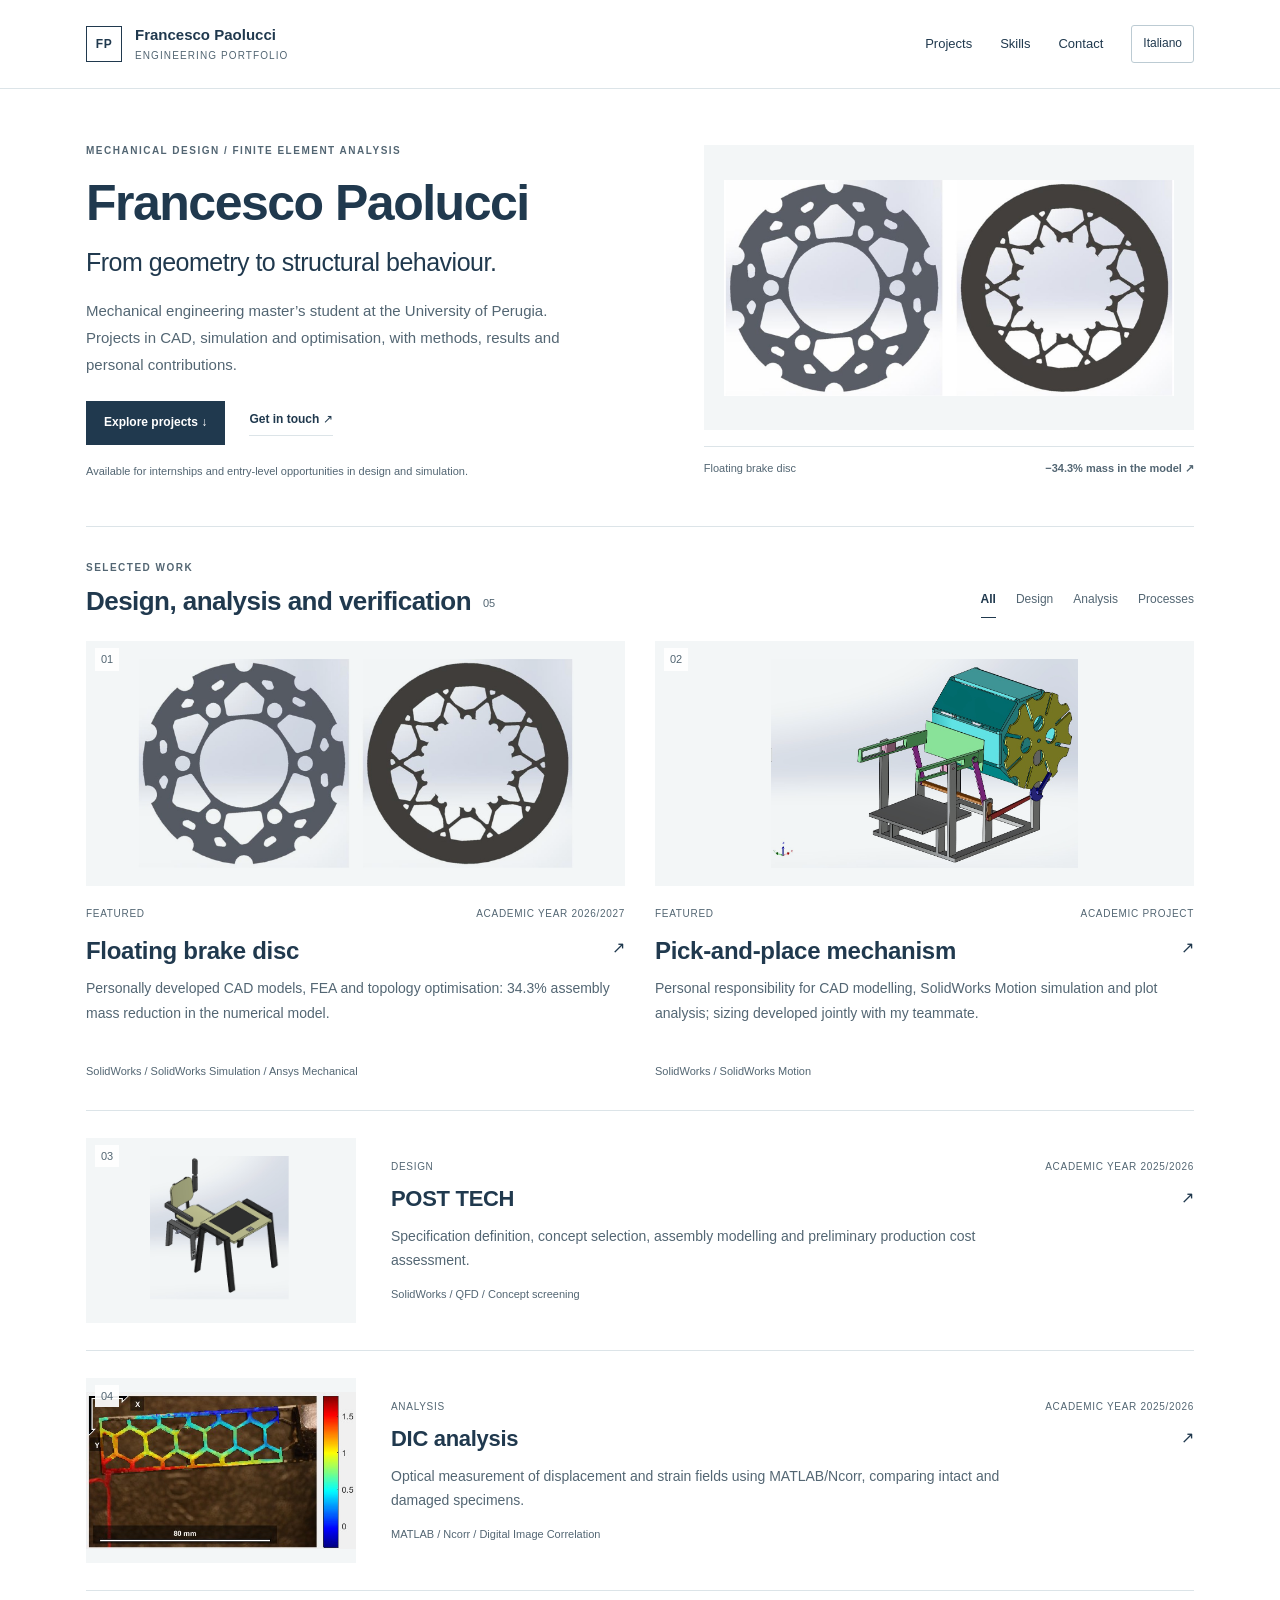
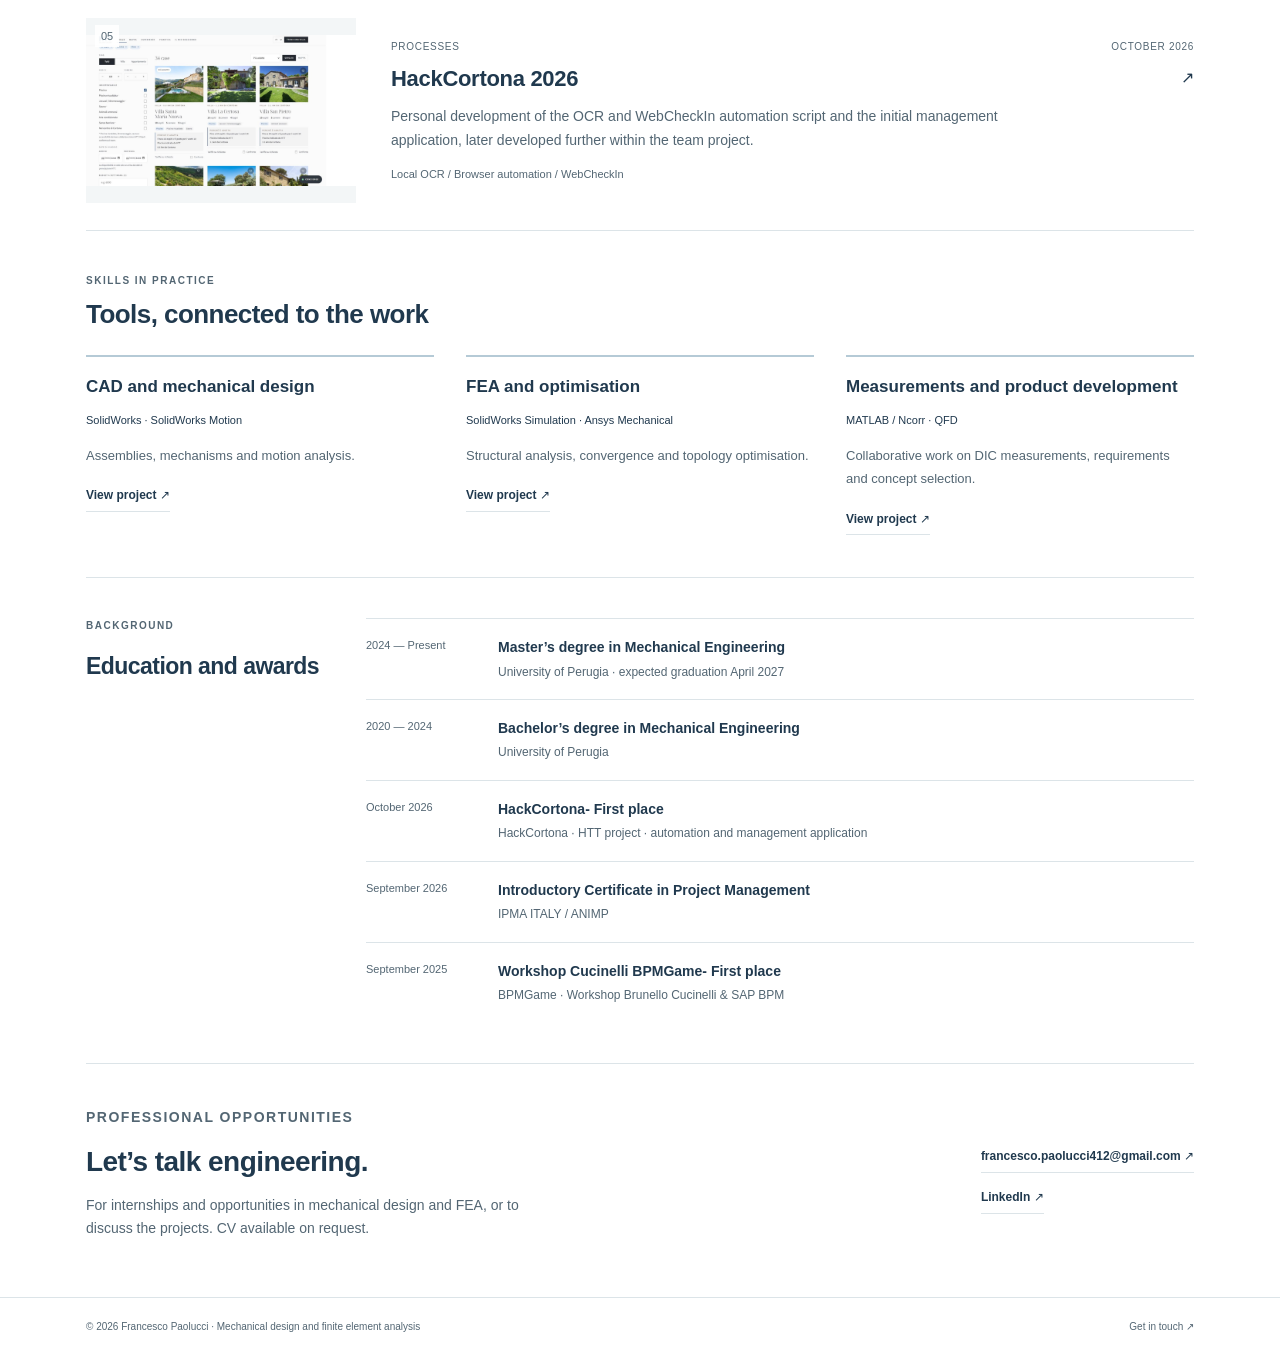
<file: index.html>
<!doctype html>
<html lang="it"><head><meta charset="utf-8"><meta name="viewport" content="width=device-width,initial-scale=1"><title>Francesco Paolucci | Progettazione meccanica e FEM</title><meta name="description" content="Portfolio di Francesco Paolucci: progettazione meccanica, modellazione CAD, analisi FEM e ottimizzazione topologica."><meta name="theme-color" content="#ffffff"><link rel="icon" href="assets/favicon.svg" type="image/svg+xml"><link rel="stylesheet" href="assets/style.css?v=20261102-final"><script src="assets/app.js?v=20261102-final" defer></script></head><body><a class="skip" href="#contenuto">Vai al contenuto</a><header class="site-header"><div class="wrap header-inner"><a class="wordmark" href="index.html"><span class="mark" aria-hidden="true">FP</span><span>Francesco Paolucci<small>Portfolio di ingegneria</small></span></a><nav class="nav" aria-label="Navigazione principale"><a href="index.html#progetti">Progetti</a><a href="index.html#competenze">Competenze</a><a href="index.html#contatti">Contatti</a><button class="language-toggle" type="button" data-language-toggle hidden>English</button></nav></div></header><main class="wrap" id="contenuto"><section class="hero"><div><p class="eyebrow">Progettazione meccanica / Analisi FEM</p><h1>Francesco Paolucci</h1><p class="hero-copy">Dalla geometria al comportamento strutturale.</p><p class="hero-profile">Studente magistrale in Ingegneria meccanica all’Università di Perugia. Progetti in CAD, simulazione e ottimizzazione, con metodi, risultati e contributi personali.</p><div class="hero-actions"><a class="primary-link" href="#progetti">Esplora i progetti ↓</a><a class="text-link" href="#contatti">Contattami ↗</a></div><p class="availability">Disponibile per tirocini e opportunità iniziali in progettazione e simulazione.</p></div><figure class="hero-visual"><img class="hero-img" src="assets/images/disco-ottimizzato.jpg" width="1190" height="570" alt="Geometrie alleggerite della campana e della fascia frenante ricostruite in CAD"><figcaption class="visual-label"><span>Disco freno flottante</span><a href="progetti/disco-freno.html">−34,3% di massa nel modello ↗</a></figcaption></figure></section><section id="progetti" aria-labelledby="projects-title"><div class="section-head"><div><p class="eyebrow">Progetti selezionati</p><h2 id="projects-title">Progettazione, analisi e verifica<span class="count" data-project-count>05</span></h2></div><div class="filters" role="group" aria-label="Filtra i progetti per ambito"><button class="filter" type="button" data-filter="Tutti" aria-pressed="true">Tutti</button><button class="filter" type="button" data-filter="Progettazione" aria-pressed="false">Progettazione</button><button class="filter" type="button" data-filter="Analisi" aria-pressed="false">Analisi</button><button class="filter" type="button" data-filter="Processi" aria-pressed="false">Processi</button></div></div><p class="sr-only" role="status" aria-live="polite" data-filter-status></p><div class="project-grid"><article class="project-card featured" data-id="disco-freno" data-category="Analisi"><a class="card-link" href="progetti/disco-freno.html"><div class="card-image"><span class="card-number">01</span><img src="assets/images/disco-ottimizzato.jpg" alt="Geometrie alleggerite della campana e della fascia frenante ricostruite in CAD" loading="lazy" width="900" height="600"></div><div class="card-copy"><div class="card-meta"><span>In evidenza</span><span>A.A. 2026/2027</span></div><div class="card-title"><h3>Disco freno flottante</h3><span aria-hidden="true">↗</span></div><p>Modelli CAD, analisi FEM e ottimizzazione realizzati personalmente: massa dell’assieme ridotta del 34,3% nel modello numerico.</p><div class="card-tags">SolidWorks / SolidWorks Simulation / Ansys Mechanical</div></div></a></article><article class="project-card featured" data-id="meccanismo" data-category="Progettazione"><a class="card-link" href="progetti/meccanismo.html"><div class="card-image"><span class="card-number">02</span><img src="assets/images/meccanismo.jpg" alt="Assieme CAD del meccanismo con quadrilatero articolato, piatto rotante e croce di Malta" loading="lazy" width="900" height="600"></div><div class="card-copy"><div class="card-meta"><span>In evidenza</span><span>Progetto universitario</span></div><div class="card-title"><h3>Meccanismo pick-and-place</h3><span aria-hidden="true">↗</span></div><p>Modellazione CAD, simulazione in SolidWorks Motion e analisi dei grafici curate personalmente; dimensionamento condiviso con il mio collega.</p><div class="card-tags">SolidWorks / SolidWorks Motion</div></div></a></article><article class="project-card " data-id="post-tech" data-category="Progettazione"><a class="card-link" href="progetti/post-tech.html"><div class="card-image"><span class="card-number">03</span><img src="assets/images/post-tech.jpg" alt="Modello CAD della postazione con sedia regolabile e banco indipendente elettrificato" loading="lazy" width="900" height="600"></div><div class="card-copy"><div class="card-meta"><span>Progettazione</span><span>A.A. 2025/2026</span></div><div class="card-title"><h3>POST TECH</h3><span aria-hidden="true">↗</span></div><p>Definizione delle specifiche, selezione del concept, modellazione dell’assieme e valutazione preliminare dei costi di produzione.</p><div class="card-tags">SolidWorks / QFD / Concept screening</div></div></a></article><article class="project-card " data-id="analisi-dic" data-category="Analisi"><a class="card-link" href="progetti/analisi-dic.html"><div class="card-image"><span class="card-number">04</span><img src="assets/images/dic-spostamenti.jpg" alt="Mappa a colori del campo di spostamento sul provino trabecolare ottenuta con Ncorr" loading="lazy" width="900" height="600"></div><div class="card-copy"><div class="card-meta"><span>Analisi</span><span>A.A. 2025/2026</span></div><div class="card-title"><h3>Analisi DIC</h3><span aria-hidden="true">↗</span></div><p>Misura ottica dei campi di spostamento e deformazione mediante MATLAB/Ncorr, con confronto tra provino integro e danneggiato.</p><div class="card-tags">MATLAB / Ncorr / Digital Image Correlation</div></div></a></article><article class="project-card " data-id="hackcortona" data-category="Processi"><a class="card-link" href="progetti/hackcortona.html"><div class="card-image"><span class="card-number">05</span><img src="assets/images/hackcortona-portale.jpg" alt="Interfaccia del catalogo ville del prototipo HTT sviluppato dal team a HackCortona" loading="lazy" width="900" height="600"></div><div class="card-copy"><div class="card-meta"><span>Processi</span><span>Ottobre 2026</span></div><div class="card-title"><h3>HackCortona 2026</h3><span aria-hidden="true">↗</span></div><p>Sviluppo personale dello script OCR e di automazione WebCheckIn e della prima versione del gestionale, poi evoluta durante il progetto di team.</p><div class="card-tags">OCR locale / Automazione browser / WebCheckIn</div></div></a></article></div></section><section class="skills-section" id="competenze"><div class="section-head"><div><p class="eyebrow">Competenze in pratica</p><h2>Strumenti, collegati al lavoro</h2></div></div><div class="skill-grid"><article><h3>CAD e progettazione</h3><p class="skill-tools">SolidWorks · SolidWorks Motion</p><p>Assiemi, meccanismi e analisi del moto.</p><a class="text-link" href="progetti/meccanismo.html">Vedi il progetto ↗</a></article><article><h3>Analisi FEM e ottimizzazione</h3><p class="skill-tools">SolidWorks Simulation · Ansys Mechanical</p><p>Analisi strutturale, convergenza e ottimizzazione topologica.</p><a class="text-link" href="progetti/disco-freno.html">Vedi il progetto ↗</a></article><article><h3>Misure e sviluppo prodotto</h3><p class="skill-tools">MATLAB / Ncorr · QFD</p><p>Collaborazione su misure DIC, requisiti e selezione dei concept.</p><a class="text-link" href="progetti/analisi-dic.html">Vedi il progetto ↗</a></article></div></section><section class="journey" id="percorso"><div><p class="eyebrow">Il percorso</p><h2>Formazione e riconoscimenti</h2></div><dl class="timeline"><div><dt>2024 — in corso</dt><dd><strong>Laurea magistrale in Ingegneria meccanica</strong><span>Università di Perugia · conseguimento previsto aprile 2027</span></dd></div><div><dt>2020 — 2024</dt><dd><strong>Laurea triennale in Ingegneria meccanica</strong><span>Università di Perugia</span></dd></div><div><dt>Ottobre 2026</dt><dd><strong>HackCortona- Primo classificato</strong><span>HackCortona · progetto HTT · automazione e gestionale</span></dd></div><div><dt>Settembre 2026</dt><dd><strong>Introductory Certificate in Project Management</strong><span>IPMA ITALY / ANIMP</span></dd></div><div><dt>Settembre 2025</dt><dd><strong>Workshop Cucinelli BPMGame- Primo classificato</strong><span>BPMGame · Workshop Brunello Cucinelli &amp; SAP BPM</span></dd></div></dl></section><section class="contact" id="contatti"><div><p class="eyebrow">Opportunità professionali</p><h2>Parliamo di progettazione.</h2><p>Per tirocini e opportunità in progettazione meccanica e analisi FEM, o per approfondire i progetti. CV disponibile su richiesta.</p></div><div class="contact-links"><a class="text-link" href="mailto:francesco.paolucci412@gmail.com">francesco.paolucci412@gmail.com ↗</a><a class="text-link" href="https://www.linkedin.com/in/francesco-paolucci-45103b185/" target="_blank" rel="noopener noreferrer">LinkedIn ↗</a></div></section></main><footer class="site-footer"><div class="wrap footer-inner"><p>© 2026 Francesco Paolucci · Progettazione meccanica e analisi FEM</p><a href="mailto:francesco.paolucci412@gmail.com">Scrivimi ↗</a></div></footer></body></html>
</file>
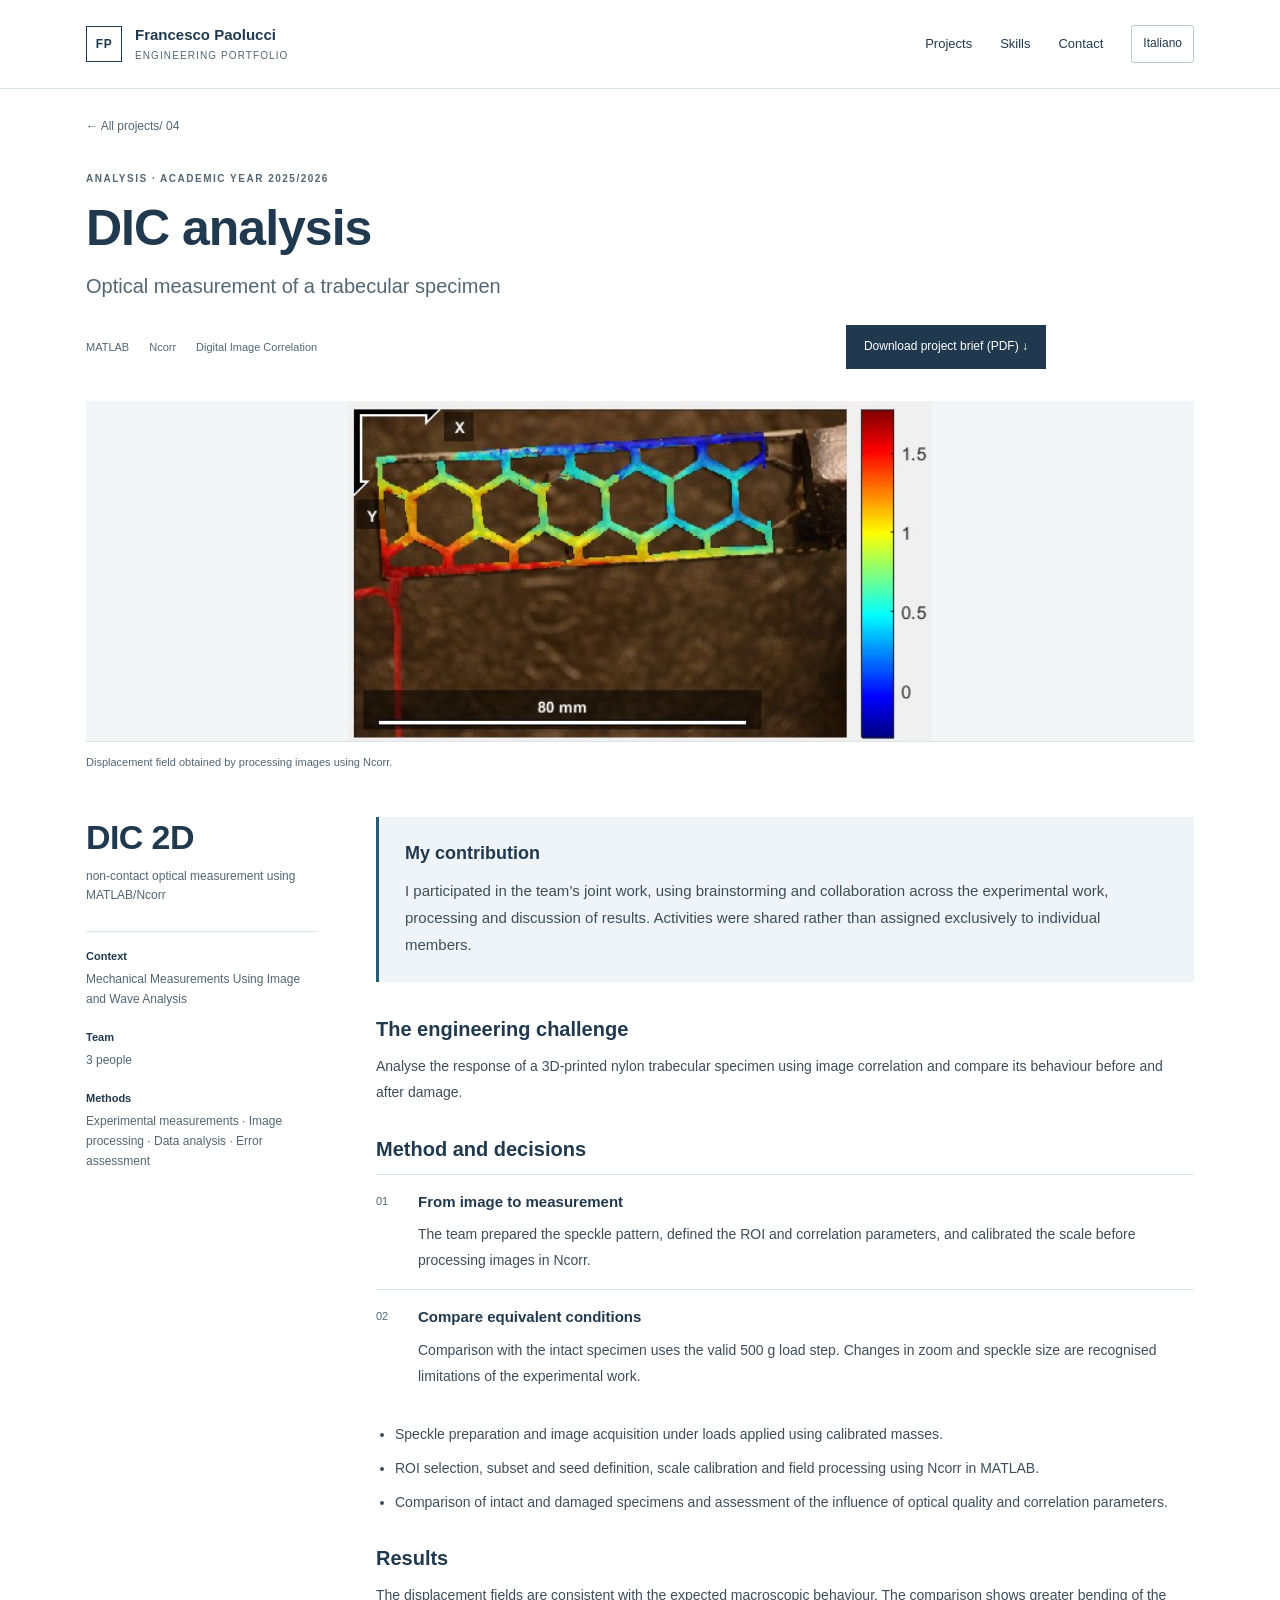
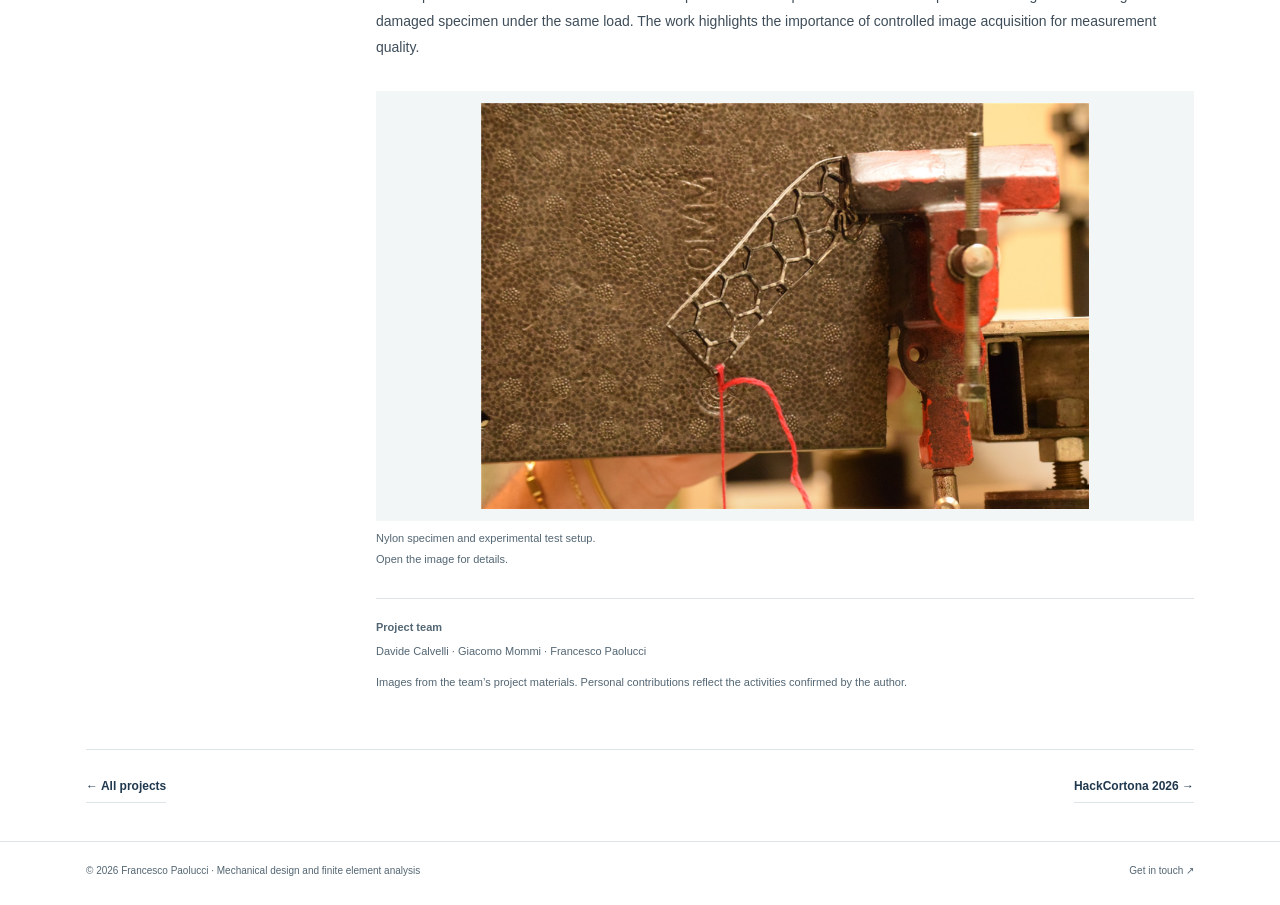
<file: progetti/analisi-dic.html>
<!doctype html>
<html lang="it"><head><meta charset="utf-8"><meta name="viewport" content="width=device-width,initial-scale=1"><title>Analisi DIC | Francesco Paolucci</title><meta name="description" content="Misura ottica dei campi di spostamento e deformazione mediante MATLAB/Ncorr, con confronto tra provino integro e danneggiato."><meta name="theme-color" content="#ffffff"><link rel="icon" href="../assets/favicon.svg" type="image/svg+xml"><link rel="stylesheet" href="../assets/style.css?v=20261102-final"><script src="../assets/app.js?v=20261102-final" defer></script></head><body><a class="skip" href="#contenuto">Vai al contenuto</a><header class="site-header"><div class="wrap header-inner"><a class="wordmark" href="../index.html"><span class="mark" aria-hidden="true">FP</span><span>Francesco Paolucci<small>Portfolio di ingegneria</small></span></a><nav class="nav" aria-label="Navigazione principale"><a href="../index.html#progetti">Progetti</a><a href="../index.html#competenze">Competenze</a><a href="../index.html#contatti">Contatti</a><button class="language-toggle" type="button" data-language-toggle hidden>English</button></nav></div></header><main class="wrap" id="contenuto"><div class="breadcrumb"><a href="../index.html#progetti">← Tutti i progetti</a><span>/ 04</span></div><section class="project-top"><p class="eyebrow">Analisi · A.A. 2025/2026</p><h1>Analisi DIC</h1><p class="project-subtitle">Rilievo ottico di un provino trabecolare</p><div class="project-intro"><div class="tags"><span>MATLAB</span><span>Ncorr</span><span>Digital Image Correlation</span></div><a class="download" href="../schede/analisi-dic.pdf" data-brief="analisi-dic" download>Scarica la scheda PDF ↓</a></div></section><figure class="project-figure photo"><img src="../assets/images/dic-spostamenti.jpg" alt="Mappa a colori del campo di spostamento sul provino trabecolare ottenuta con Ncorr" width="1100" height="500"><figcaption>Campo di spostamento ottenuto dall&#39;elaborazione delle immagini con Ncorr.</figcaption></figure><div class="project-body"><aside class="project-aside"><p class="metric">DIC 2D</p><p class="metric-description">misura ottica senza contatto con MATLAB/Ncorr</p><dl><dt>Contesto</dt><dd>Misure meccaniche con analisi di immagini e onde</dd><dt>Gruppo</dt><dd>3 persone</dd><dt>Metodi</dt><dd>Misure sperimentali · Elaborazione immagini · Analisi dei dati · Valutazione degli errori</dd></dl></aside><article><section class="article-section contribution"><h2>Il mio contributo</h2><p>Ho partecipato al lavoro congiunto del gruppo, attraverso brainstorming e collaborazione nelle attività sperimentali, nell’elaborazione e nella discussione dei risultati. Le attività non sono state attribuite in esclusiva ai singoli componenti.</p></section><section class="article-section "><h2>La sfida progettuale</h2><p>Analizzare la risposta di un campione trabecolare in nylon stampato in 3D attraverso la correlazione di immagini e confrontarne il comportamento prima e dopo il danneggiamento.</p></section><section class="article-section "><h2>Metodo e decisioni</h2><div class="decision"><span class="decision-number">01</span><div><h3>Dall’immagine alla misura</h3><p>Il gruppo ha preparato lo speckle, definito ROI e parametri di correlazione e calibrato la scala prima di elaborare le immagini in Ncorr.</p></div></div><div class="decision"><span class="decision-number">02</span><div><h3>Confrontare condizioni equivalenti</h3><p>Il confronto con il provino integro utilizza lo step valido da 500 g. Il cambio di zoom e le dimensioni dello speckle sono limiti riconosciuti della campagna sperimentale.</p></div></div><ul class="activities"><li>Preparazione dello speckle e acquisizione fotografica con carichi applicati tramite masse calibrate.</li><li>Selezione della ROI, definizione di subset e seed, calibrazione della scala ed elaborazione dei campi con Ncorr in MATLAB.</li><li>Confronto fra provino integro e danneggiato e valutazione dell&#39;influenza di qualità ottica e parametri di correlazione.</li></ul></section><section class="article-section "><h2>Risultati</h2><p>I campi di spostamento risultano coerenti con la previsione macroscopica. Il confronto evidenzia una maggiore flessione del provino danneggiato a parità di carico. Il lavoro mette in evidenza quanto il controllo dell&#39;acquisizione sia importante per la qualità della misura.</p></section><figure class="secondary-figure"><a href="../assets/images/dic-setup.jpg" target="_blank" rel="noopener noreferrer"><img src="../assets/images/dic-setup.jpg" alt="Provino in nylon e configurazione della prova sperimentale." loading="lazy" width="1100" height="700"></a><figcaption>Provino in nylon e configurazione della prova sperimentale. <span class="figure-hint">Apri l’immagine per i dettagli.</span></figcaption></figure><div class="credits"><strong>Gruppo di lavoro</strong>Davide Calvelli · Giacomo Mommi · Francesco Paolucci<p>Immagini tratte dagli elaborati del team. I contributi personali sono riportati sulla base delle attività confermate dall’autore.</p></div></article></div><div class="project-bottom"><a class="text-link" href="../index.html#progetti">← Tutti i progetti</a><a class="text-link" href="hackcortona.html">HackCortona 2026 →</a></div></main><footer class="site-footer"><div class="wrap footer-inner"><p>© 2026 Francesco Paolucci · Progettazione meccanica e analisi FEM</p><a href="mailto:francesco.paolucci412@gmail.com">Scrivimi ↗</a></div></footer></body></html>
</file>
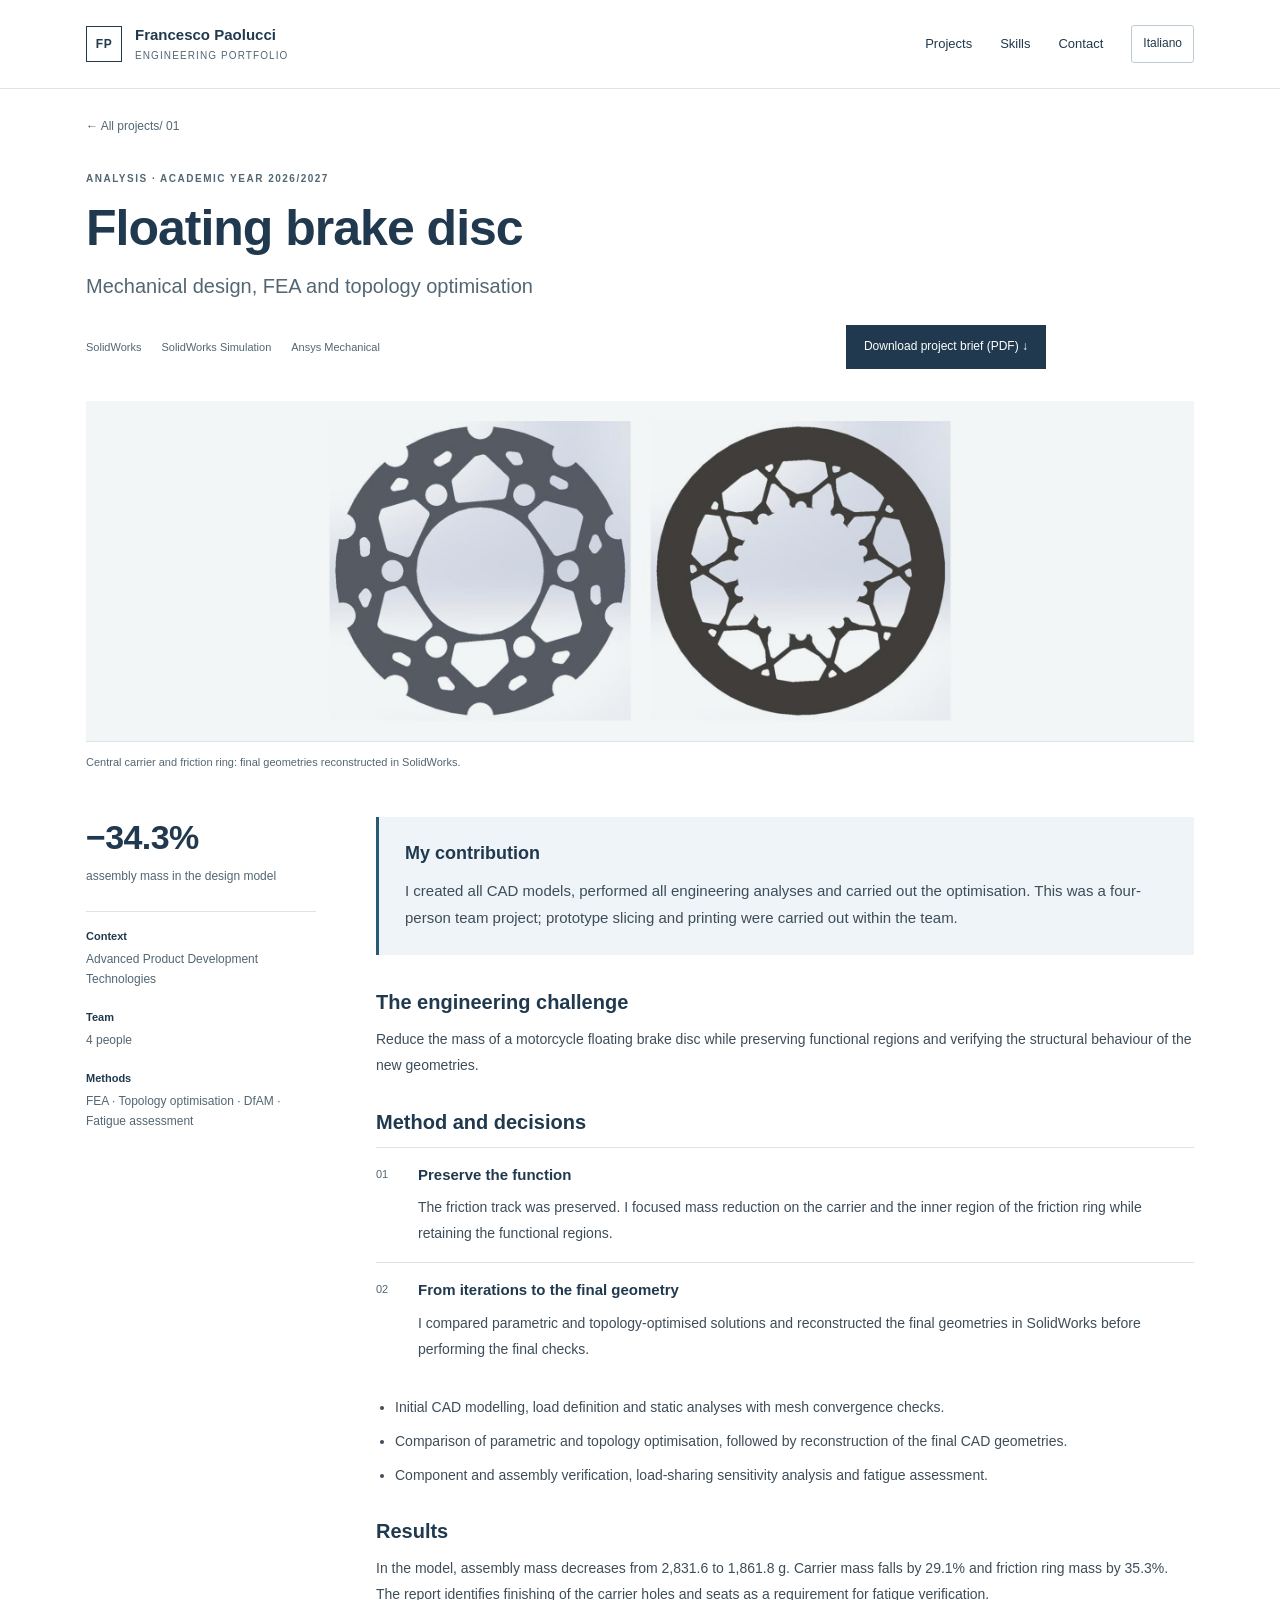
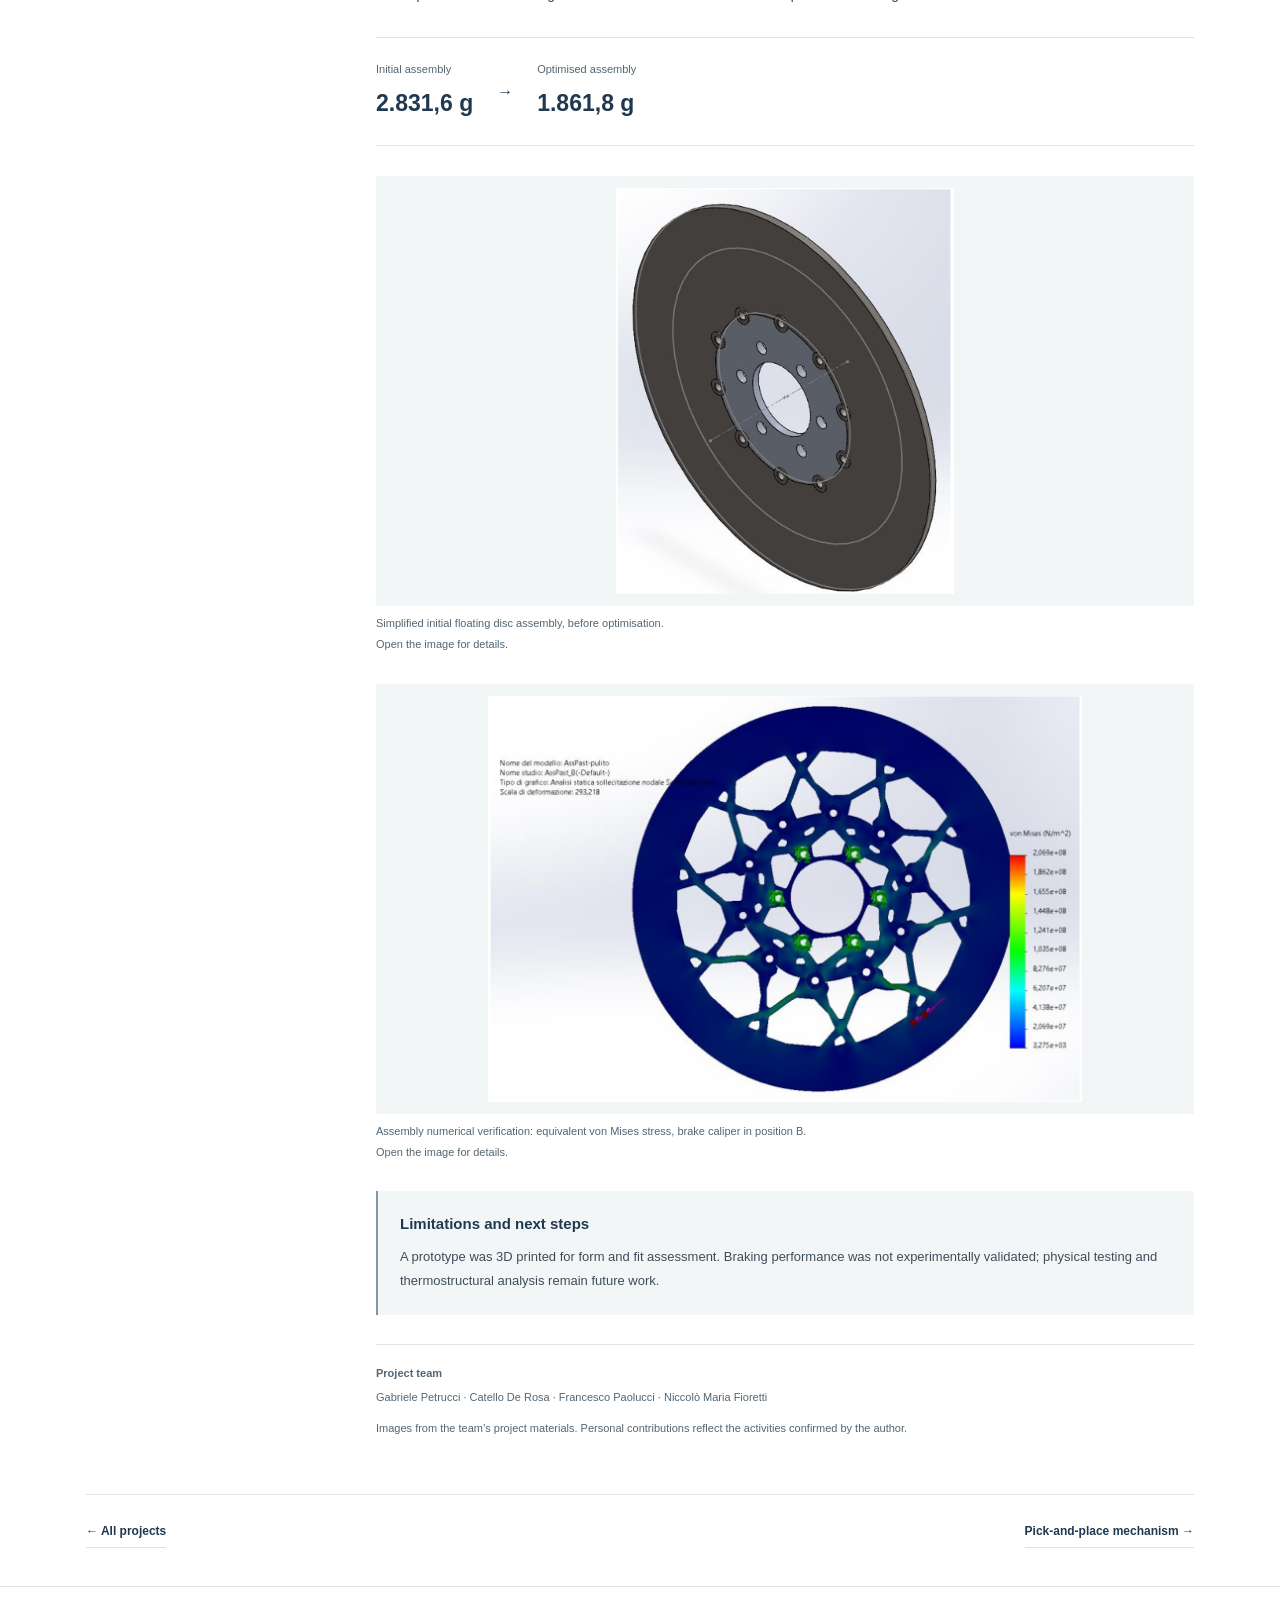
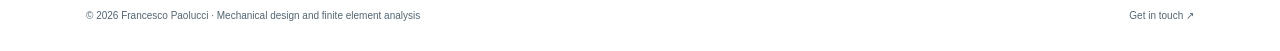
<file: progetti/disco-freno.html>
<!doctype html>
<html lang="it"><head><meta charset="utf-8"><meta name="viewport" content="width=device-width,initial-scale=1"><title>Disco freno flottante | Francesco Paolucci</title><meta name="description" content="Modelli CAD, analisi FEM e ottimizzazione realizzati personalmente: massa dell’assieme ridotta del 34,3% nel modello numerico."><meta name="theme-color" content="#ffffff"><link rel="icon" href="../assets/favicon.svg" type="image/svg+xml"><link rel="stylesheet" href="../assets/style.css?v=20261102-final"><script src="../assets/app.js?v=20261102-final" defer></script></head><body><a class="skip" href="#contenuto">Vai al contenuto</a><header class="site-header"><div class="wrap header-inner"><a class="wordmark" href="../index.html"><span class="mark" aria-hidden="true">FP</span><span>Francesco Paolucci<small>Portfolio di ingegneria</small></span></a><nav class="nav" aria-label="Navigazione principale"><a href="../index.html#progetti">Progetti</a><a href="../index.html#competenze">Competenze</a><a href="../index.html#contatti">Contatti</a><button class="language-toggle" type="button" data-language-toggle hidden>English</button></nav></div></header><main class="wrap" id="contenuto"><div class="breadcrumb"><a href="../index.html#progetti">← Tutti i progetti</a><span>/ 01</span></div><section class="project-top"><p class="eyebrow">Analisi · A.A. 2026/2027</p><h1>Disco freno flottante</h1><p class="project-subtitle">Progettazione, analisi FEM e ottimizzazione topologica</p><div class="project-intro"><div class="tags"><span>SolidWorks</span><span>SolidWorks Simulation</span><span>Ansys Mechanical</span></div><a class="download" href="../schede/disco-freno.pdf" data-brief="disco-freno" download>Scarica la scheda PDF ↓</a></div></section><figure class="project-figure "><img src="../assets/images/disco-ottimizzato.jpg" alt="Geometrie alleggerite della campana e della fascia frenante ricostruite in CAD" width="1100" height="500"><figcaption>Campana centrale e fascia frenante: geometrie definitive ricostruite in SolidWorks.</figcaption></figure><div class="project-body"><aside class="project-aside"><p class="metric">−34,3%</p><p class="metric-description">massa dell&#39;assieme nel modello di progetto</p><dl><dt>Contesto</dt><dd>Tecnologie Avanzate Sviluppo Prodotto</dd><dt>Gruppo</dt><dd>4 persone</dd><dt>Metodi</dt><dd>Analisi FEM · Ottimizzazione topologica · DfAM · Verifica a fatica</dd></dl></aside><article><section class="article-section contribution"><h2>Il mio contributo</h2><p>Ho realizzato tutti i modelli CAD, svolto tutte le analisi e curato l’ottimizzazione. Il progetto è stato sviluppato in un gruppo di quattro persone; slicing e stampa del prototipo sono stati svolti nell’ambito del team.</p></section><section class="article-section "><h2>La sfida progettuale</h2><p>Ridurre la massa di un disco freno flottante da motocicletta conservando le regioni funzionali e verificando il comportamento strutturale delle nuove geometrie.</p></section><section class="article-section "><h2>Metodo e decisioni</h2><div class="decision"><span class="decision-number">01</span><div><h3>Preservare la funzione</h3><p>La pista d’attrito è rimasta integra. Ho concentrato l’alleggerimento sulla campana e sulla corona interna della fascia, rispettando le regioni funzionali.</p></div></div><div class="decision"><span class="decision-number">02</span><div><h3>Dalle iterazioni alla geometria finale</h3><p>Ho confrontato le soluzioni parametriche con quelle topologiche e ricostruito le geometrie definitive in SolidWorks, prima delle verifiche finali.</p></div></div><ul class="activities"><li>Modellazione iniziale, definizione dei carichi e analisi statiche con controllo della convergenza della mesh.</li><li>Confronto fra ottimizzazione parametrica e topologica, seguito dalla ricostruzione delle geometrie in CAD.</li><li>Verifica dei componenti e dell’assieme, sensibilità alla ripartizione del carico e valutazione a fatica.</li></ul></section><section class="article-section "><h2>Risultati</h2><p>Nel modello, la massa dell&#39;assieme passa da 2.831,6 a 1.861,8 g. La campana si alleggerisce del 29,1% e la fascia del 35,3%. La relazione individua nella finitura dei fori e delle sedi della campana un requisito per la verifica a fatica.</p></section><div class="result-comparison"><div><span>Assieme iniziale</span><strong>2.831,6 g</strong></div><span aria-hidden="true">→</span><div><span>Assieme ottimizzato</span><strong>1.861,8 g</strong></div></div><figure class="secondary-figure"><a href="../assets/images/disco-assieme.jpg" target="_blank" rel="noopener noreferrer"><img src="../assets/images/disco-assieme.jpg" alt="Assieme iniziale semplificato del disco flottante, prima dell&#39;ottimizzazione." loading="lazy" width="1100" height="700"></a><figcaption>Assieme iniziale semplificato del disco flottante, prima dell&#39;ottimizzazione. <span class="figure-hint">Apri l’immagine per i dettagli.</span></figcaption></figure><figure class="secondary-figure"><a href="../assets/images/disco-fem.jpg" target="_blank" rel="noopener noreferrer"><img src="../assets/images/disco-fem.jpg" alt="Verifica numerica dell’assieme: tensione equivalente di von Mises, posizione B della pinza." loading="lazy" width="1100" height="700"></a><figcaption>Verifica numerica dell’assieme: tensione equivalente di von Mises, posizione B della pinza. <span class="figure-hint">Apri l’immagine per i dettagli.</span></figcaption></figure><section class="article-section scope-note"><h2>Limiti e sviluppi</h2><p>Il prototipo è stato stampato in 3D per valutazioni di forma e montaggio. Non sono state validate sperimentalmente le prestazioni frenanti; restano da sviluppare prove fisiche e analisi termo-strutturali.</p></section><div class="credits"><strong>Gruppo di lavoro</strong>Gabriele Petrucci · Catello De Rosa · Francesco Paolucci · Niccolò Maria Fioretti<p>Immagini tratte dagli elaborati del team. I contributi personali sono riportati sulla base delle attività confermate dall’autore.</p></div></article></div><div class="project-bottom"><a class="text-link" href="../index.html#progetti">← Tutti i progetti</a><a class="text-link" href="meccanismo.html">Meccanismo pick-and-place →</a></div></main><footer class="site-footer"><div class="wrap footer-inner"><p>© 2026 Francesco Paolucci · Progettazione meccanica e analisi FEM</p><a href="mailto:francesco.paolucci412@gmail.com">Scrivimi ↗</a></div></footer></body></html>
</file>
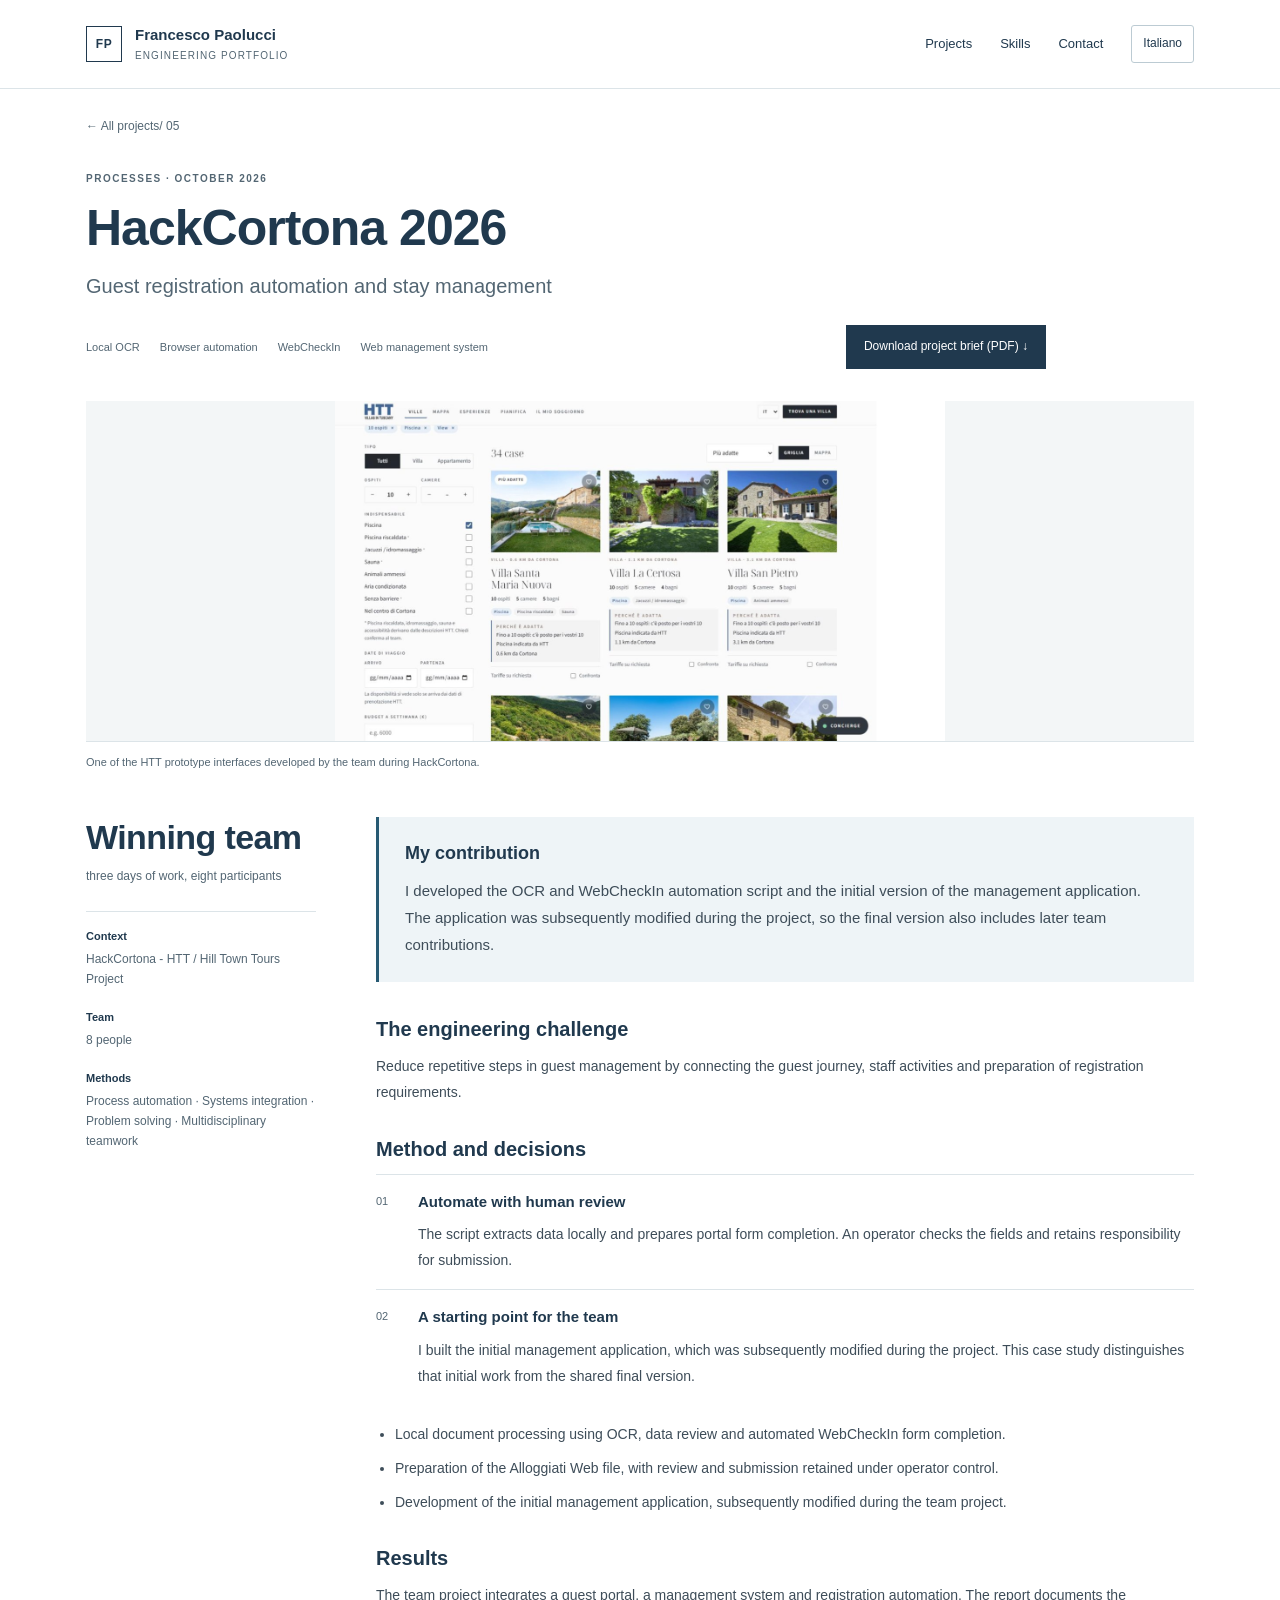
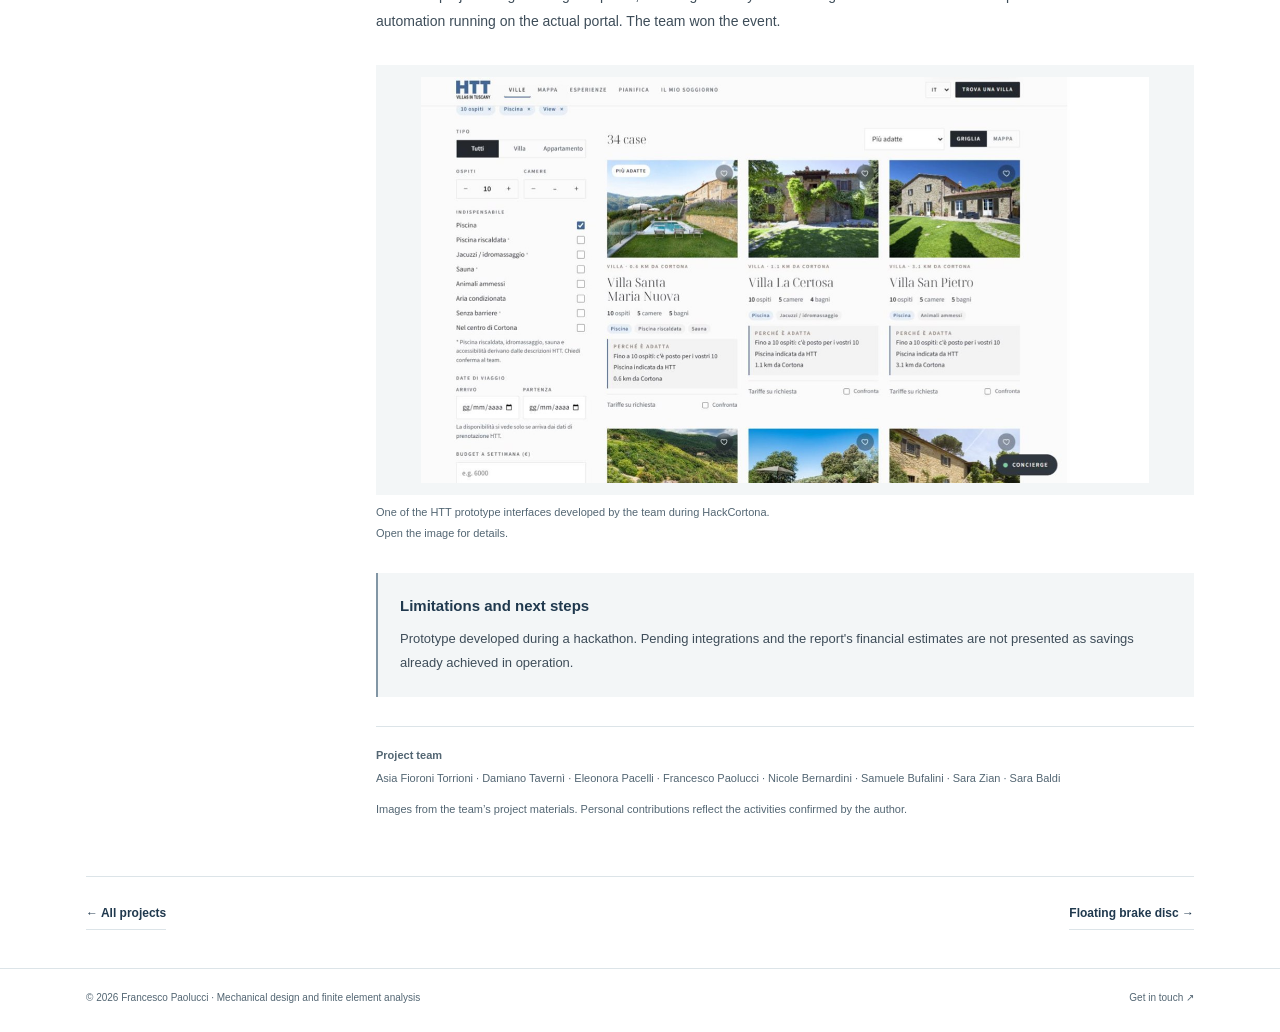
<file: progetti/hackcortona.html>
<!doctype html>
<html lang="it"><head><meta charset="utf-8"><meta name="viewport" content="width=device-width,initial-scale=1"><title>HackCortona 2026 | Francesco Paolucci</title><meta name="description" content="Sviluppo personale dello script OCR e di automazione WebCheckIn e della prima versione del gestionale, poi evoluta durante il progetto di team."><meta name="theme-color" content="#ffffff"><link rel="icon" href="../assets/favicon.svg" type="image/svg+xml"><link rel="stylesheet" href="../assets/style.css?v=20261102-final"><script src="../assets/app.js?v=20261102-final" defer></script></head><body><a class="skip" href="#contenuto">Vai al contenuto</a><header class="site-header"><div class="wrap header-inner"><a class="wordmark" href="../index.html"><span class="mark" aria-hidden="true">FP</span><span>Francesco Paolucci<small>Portfolio di ingegneria</small></span></a><nav class="nav" aria-label="Navigazione principale"><a href="../index.html#progetti">Progetti</a><a href="../index.html#competenze">Competenze</a><a href="../index.html#contatti">Contatti</a><button class="language-toggle" type="button" data-language-toggle hidden>English</button></nav></div></header><main class="wrap" id="contenuto"><div class="breadcrumb"><a href="../index.html#progetti">← Tutti i progetti</a><span>/ 05</span></div><section class="project-top"><p class="eyebrow">Processi · Ottobre 2026</p><h1>HackCortona 2026</h1><p class="project-subtitle">Automazione degli adempimenti e gestione del soggiorno</p><div class="project-intro"><div class="tags"><span>OCR locale</span><span>Automazione browser</span><span>WebCheckIn</span><span>Gestionale web</span></div><a class="download" href="../schede/hackcortona.pdf" data-brief="hackcortona" download>Scarica la scheda PDF ↓</a></div></section><figure class="project-figure photo"><img src="../assets/images/hackcortona-portale.jpg" alt="Interfaccia del catalogo ville del prototipo HTT sviluppato dal team a HackCortona" width="1100" height="500"><figcaption>Una delle interfacce del prototipo HTT realizzato dal team durante HackCortona.</figcaption></figure><div class="project-body"><aside class="project-aside"><p class="metric">Team vincitore</p><p class="metric-description">tre giorni di lavoro, otto partecipanti</p><dl><dt>Contesto</dt><dd>HackCortona - Progetto HTT / Hill Town Tours</dd><dt>Gruppo</dt><dd>8 persone</dd><dt>Metodi</dt><dd>Automazione dei processi · Integrazione di sistemi · Problem solving · Lavoro multidisciplinare</dd></dl></aside><article><section class="article-section contribution"><h2>Il mio contributo</h2><p>Ho sviluppato lo script OCR e di automazione WebCheckIn e la versione iniziale del gestionale. Il gestionale è stato successivamente modificato durante il progetto: la versione finale comprende quindi anche contributi successivi del team.</p></section><section class="article-section "><h2>La sfida progettuale</h2><p>Ridurre i passaggi ripetitivi nella gestione degli ospiti, collegando il percorso del soggiorno, le attività dello staff e la preparazione degli adempimenti.</p></section><section class="article-section "><h2>Metodo e decisioni</h2><div class="decision"><span class="decision-number">01</span><div><h3>Automatizzare con controllo umano</h3><p>Lo script estrae i dati localmente e prepara la compilazione del portale. La persona controlla i campi e mantiene la responsabilità dell’invio.</p></div></div><div class="decision"><span class="decision-number">02</span><div><h3>Una base per il lavoro del team</h3><p>Ho costruito il gestionale iniziale sul quale sono state poi apportate modifiche durante il progetto. Il caso studio distingue questa base dalla versione finale condivisa.</p></div></div><ul class="activities"><li>Lettura locale dei documenti tramite OCR, revisione dei dati e compilazione automatizzata di WebCheckIn.</li><li>Preparazione del file per Alloggiati Web, con revisione e invio sotto il controllo dell’operatore.</li><li>Sviluppo della versione iniziale del gestionale, successivamente modificata nel lavoro di team.</li></ul></section><section class="article-section "><h2>Risultati</h2><p>Il progetto di team integra un portale ospiti, un gestionale e l&#39;automazione degli adempimenti. La relazione documenta il funzionamento dell&#39;automazione sul portale reale. Il team è risultato vincitore dell&#39;evento.</p></section><figure class="secondary-figure"><a href="../assets/images/hackcortona-portale.jpg" target="_blank" rel="noopener noreferrer"><img src="../assets/images/hackcortona-portale.jpg" alt="Una delle interfacce del prototipo HTT realizzato dal team durante HackCortona." loading="lazy" width="1100" height="700"></a><figcaption>Una delle interfacce del prototipo HTT realizzato dal team durante HackCortona. <span class="figure-hint">Apri l’immagine per i dettagli.</span></figcaption></figure><section class="article-section scope-note"><h2>Limiti e sviluppi</h2><p>Prototipo sviluppato durante un hackathon. Le integrazioni da attivare e le stime economiche del report non sono presentate come risparmi già ottenuti in esercizio.</p></section><div class="credits"><strong>Gruppo di lavoro</strong>Asia Fioroni Torrioni · Damiano Tavernì · Eleonora Pacelli · Francesco Paolucci · Nicole Bernardini · Samuele Bufalini · Sara Zian · Sara Baldi<p>Immagini tratte dagli elaborati del team. I contributi personali sono riportati sulla base delle attività confermate dall’autore.</p></div></article></div><div class="project-bottom"><a class="text-link" href="../index.html#progetti">← Tutti i progetti</a><a class="text-link" href="disco-freno.html">Disco freno flottante →</a></div></main><footer class="site-footer"><div class="wrap footer-inner"><p>© 2026 Francesco Paolucci · Progettazione meccanica e analisi FEM</p><a href="mailto:francesco.paolucci412@gmail.com">Scrivimi ↗</a></div></footer></body></html>
</file>
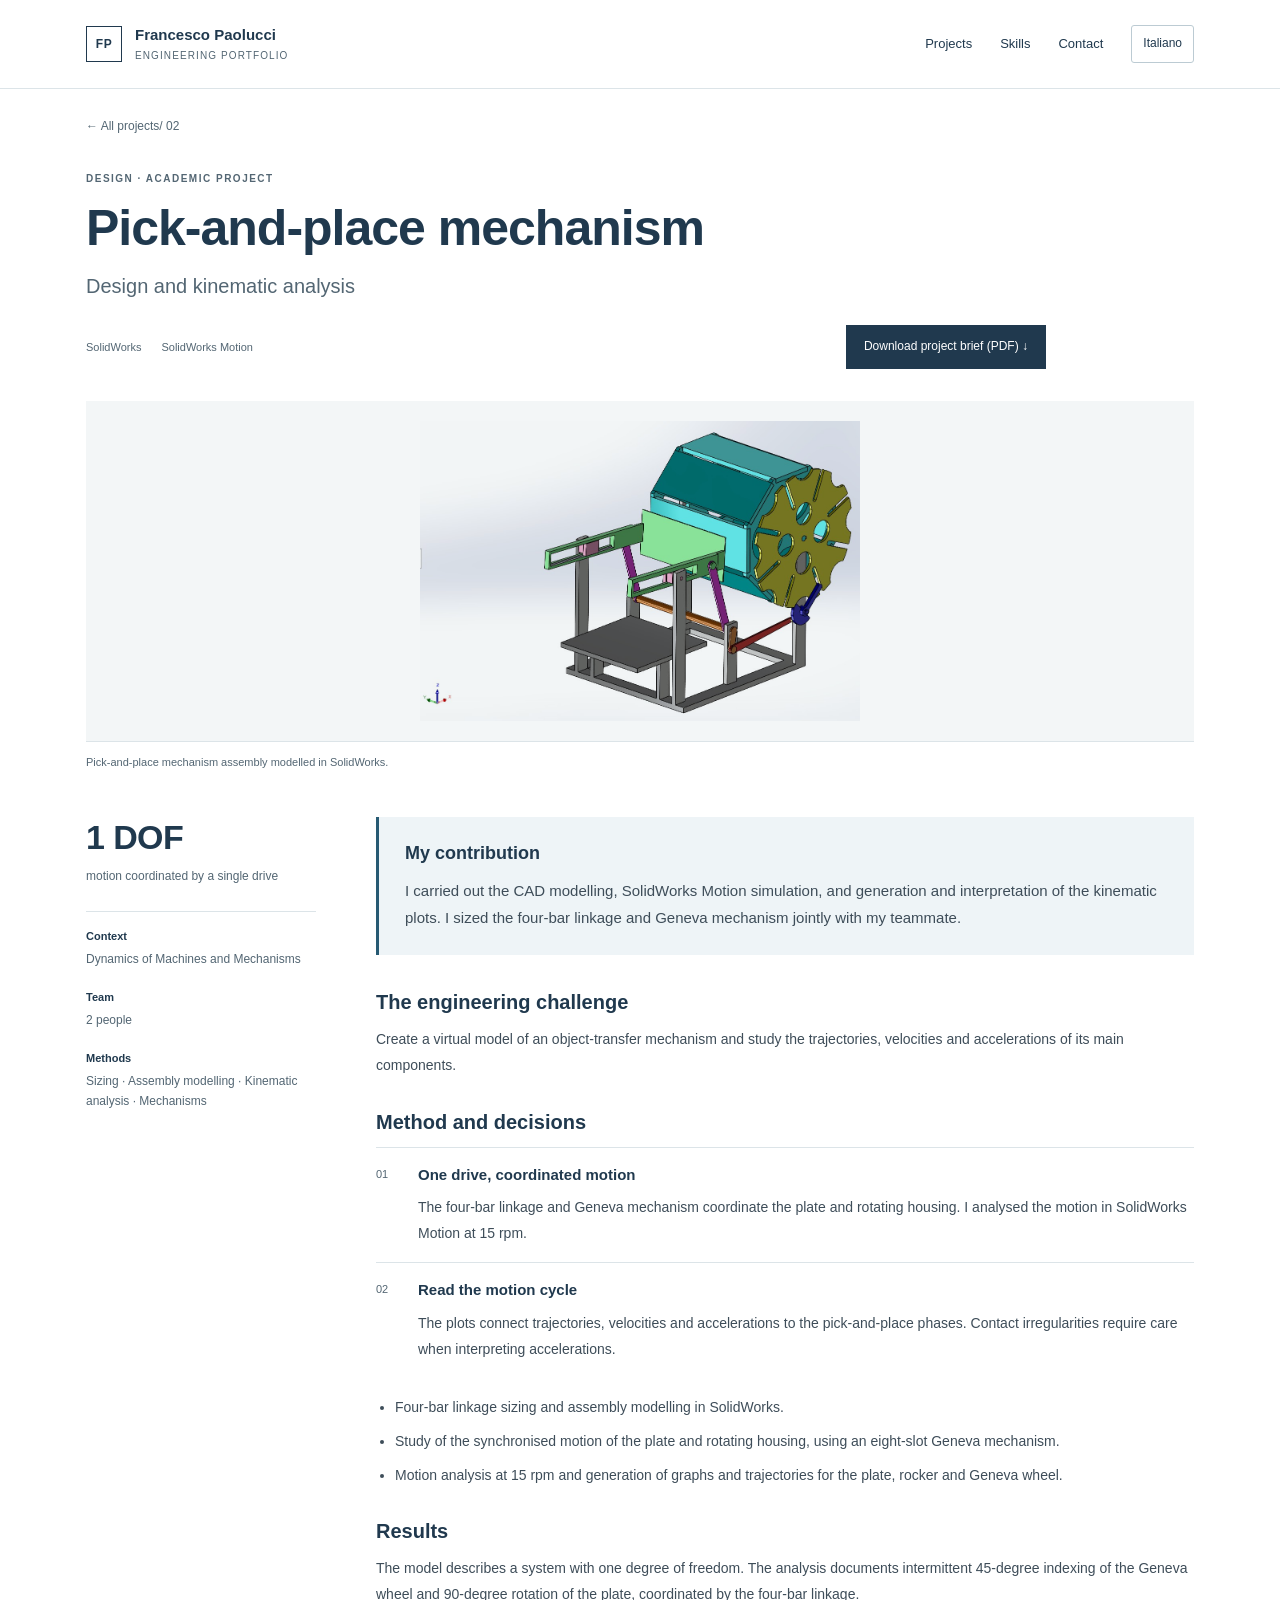
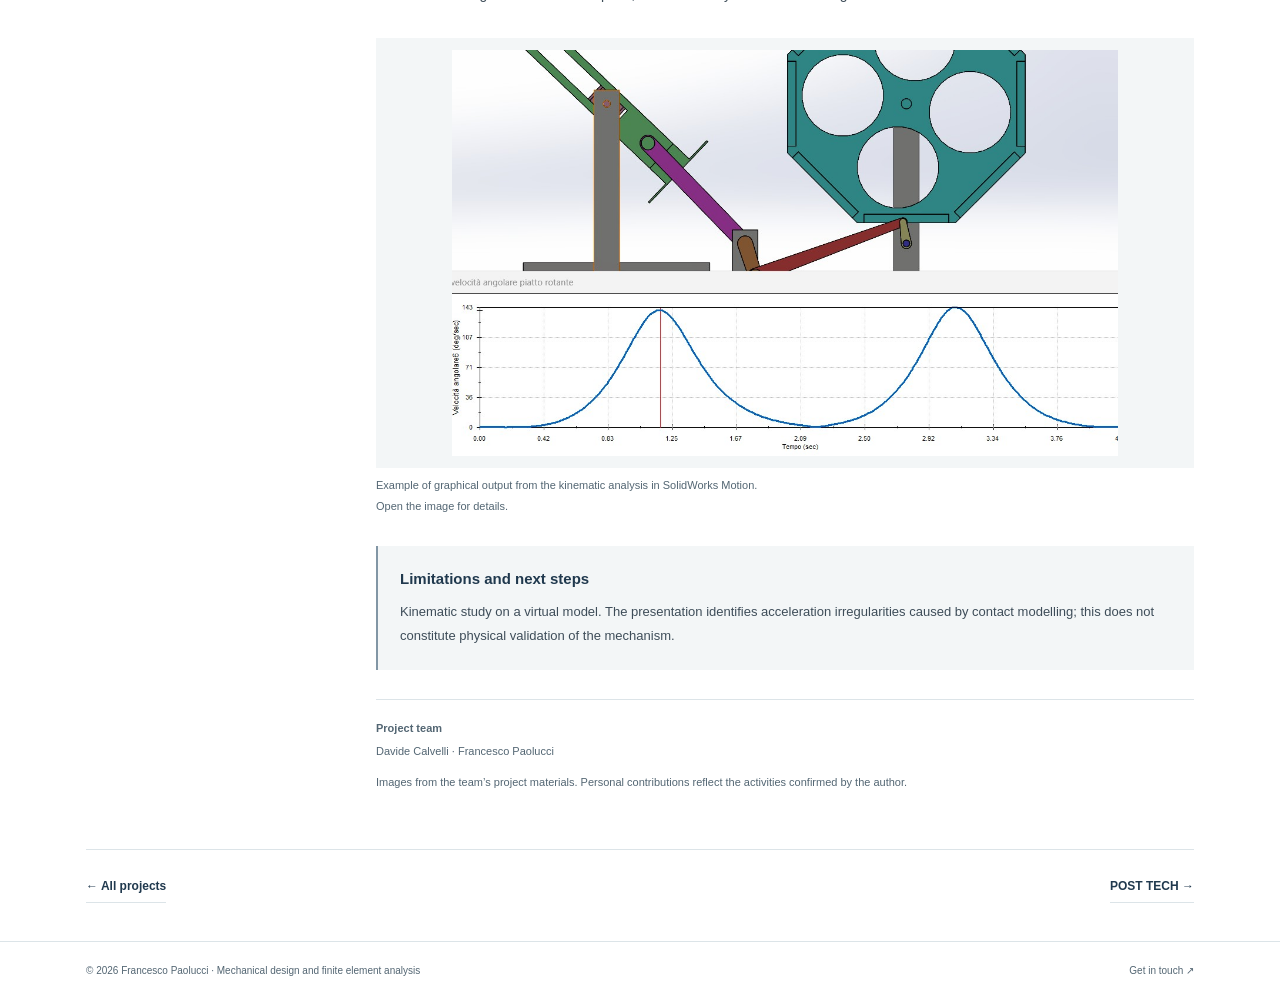
<file: progetti/meccanismo.html>
<!doctype html>
<html lang="it"><head><meta charset="utf-8"><meta name="viewport" content="width=device-width,initial-scale=1"><title>Meccanismo pick-and-place | Francesco Paolucci</title><meta name="description" content="Modellazione CAD, simulazione in SolidWorks Motion e analisi dei grafici curate personalmente; dimensionamento condiviso con il mio collega."><meta name="theme-color" content="#ffffff"><link rel="icon" href="../assets/favicon.svg" type="image/svg+xml"><link rel="stylesheet" href="../assets/style.css?v=20261102-final"><script src="../assets/app.js?v=20261102-final" defer></script></head><body><a class="skip" href="#contenuto">Vai al contenuto</a><header class="site-header"><div class="wrap header-inner"><a class="wordmark" href="../index.html"><span class="mark" aria-hidden="true">FP</span><span>Francesco Paolucci<small>Portfolio di ingegneria</small></span></a><nav class="nav" aria-label="Navigazione principale"><a href="../index.html#progetti">Progetti</a><a href="../index.html#competenze">Competenze</a><a href="../index.html#contatti">Contatti</a><button class="language-toggle" type="button" data-language-toggle hidden>English</button></nav></div></header><main class="wrap" id="contenuto"><div class="breadcrumb"><a href="../index.html#progetti">← Tutti i progetti</a><span>/ 02</span></div><section class="project-top"><p class="eyebrow">Progettazione · Progetto universitario</p><h1>Meccanismo pick-and-place</h1><p class="project-subtitle">Progettazione e analisi cinematica</p><div class="project-intro"><div class="tags"><span>SolidWorks</span><span>SolidWorks Motion</span></div><a class="download" href="../schede/meccanismo.pdf" data-brief="meccanismo" download>Scarica la scheda PDF ↓</a></div></section><figure class="project-figure "><img src="../assets/images/meccanismo.jpg" alt="Assieme CAD del meccanismo con quadrilatero articolato, piatto rotante e croce di Malta" width="1100" height="500"><figcaption>Assieme del meccanismo di prelievo e posizionamento modellato in SolidWorks.</figcaption></figure><div class="project-body"><aside class="project-aside"><p class="metric">1 GDL</p><p class="metric-description">movimento coordinato da un unico azionamento</p><dl><dt>Contesto</dt><dd>Dinamica delle macchine e dei meccanismi</dd><dt>Gruppo</dt><dd>2 persone</dd><dt>Metodi</dt><dd>Dimensionamento · Modellazione di assiemi · Analisi cinematica · Meccanismi</dd></dl></aside><article><section class="article-section contribution"><h2>Il mio contributo</h2><p>Ho curato la modellazione CAD, la simulazione in SolidWorks Motion e la produzione e interpretazione dei grafici cinematici. Ho dimensionato il quadrilatero articolato e il meccanismo di Ginevra insieme al mio collega.</p></section><section class="article-section "><h2>La sfida progettuale</h2><p>Realizzare un modello virtuale di un meccanismo per trasferire oggetti e studiarne traiettorie, velocità e accelerazioni nei componenti principali.</p></section><section class="article-section "><h2>Metodo e decisioni</h2><div class="decision"><span class="decision-number">01</span><div><h3>Un solo azionamento, movimenti coordinati</h3><p>Il quadrilatero e il meccanismo di Ginevra sincronizzano piatto e cassa rotante. Ho analizzato il movimento in SolidWorks Motion a 15 giri/min.</p></div></div><div class="decision"><span class="decision-number">02</span><div><h3>Leggere il ciclo cinematico</h3><p>I grafici permettono di collegare traiettorie, velocità e accelerazioni alle fasi di prelievo e posa. Le irregolarità del contatto richiedono cautela nell’interpretazione delle accelerazioni.</p></div></div><ul class="activities"><li>Dimensionamento del quadrilatero articolato e modellazione dell&#39;assieme in SolidWorks.</li><li>Studio del movimento sincronizzato del piatto e della cassa rotante, con meccanismo di Ginevra a otto asole.</li><li>Analisi in Motion a 15 giri/min e restituzione di grafici e traiettorie per piatto, rocker e croce di Malta.</li></ul></section><section class="article-section "><h2>Risultati</h2><p>Il modello descrive un sistema a un grado di libertà. L&#39;analisi documenta un movimento intermittente della croce di Malta di 45 gradi e una rotazione di 90 gradi del piatto, coordinati dal quadrilatero articolato.</p></section><figure class="secondary-figure"><a href="../assets/images/meccanismo-analisi.jpg" target="_blank" rel="noopener noreferrer"><img src="../assets/images/meccanismo-analisi.jpg" alt="Esempio di restituzione grafica dell&#39;analisi cinematica in SolidWorks Motion." loading="lazy" width="1100" height="700"></a><figcaption>Esempio di restituzione grafica dell&#39;analisi cinematica in SolidWorks Motion. <span class="figure-hint">Apri l’immagine per i dettagli.</span></figcaption></figure><section class="article-section scope-note"><h2>Limiti e sviluppi</h2><p>Studio di cinematica su modello virtuale. La presentazione segnala irregolarità nell&#39;accelerazione dovute alla modellazione del contatto; non si tratta di una validazione fisica del meccanismo.</p></section><div class="credits"><strong>Gruppo di lavoro</strong>Davide Calvelli · Francesco Paolucci<p>Immagini tratte dagli elaborati del team. I contributi personali sono riportati sulla base delle attività confermate dall’autore.</p></div></article></div><div class="project-bottom"><a class="text-link" href="../index.html#progetti">← Tutti i progetti</a><a class="text-link" href="post-tech.html">POST TECH →</a></div></main><footer class="site-footer"><div class="wrap footer-inner"><p>© 2026 Francesco Paolucci · Progettazione meccanica e analisi FEM</p><a href="mailto:francesco.paolucci412@gmail.com">Scrivimi ↗</a></div></footer></body></html>
</file>
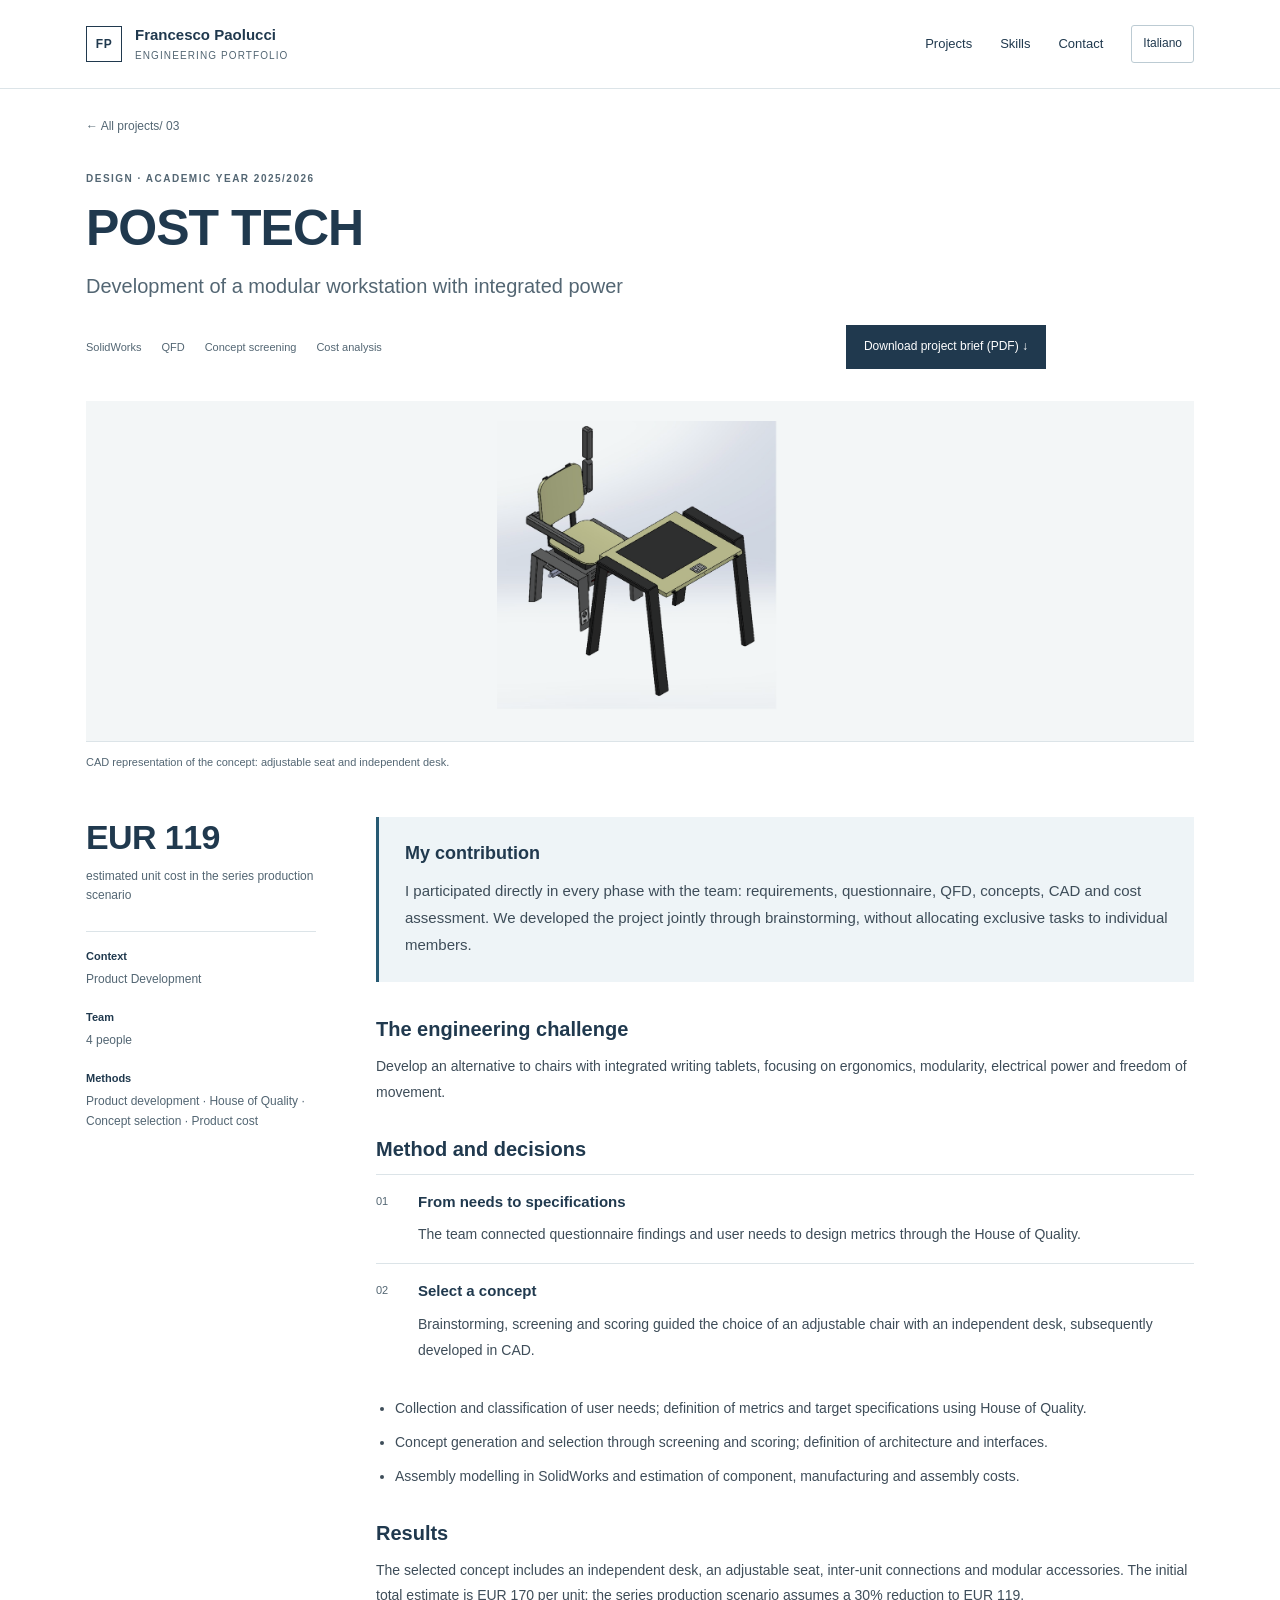
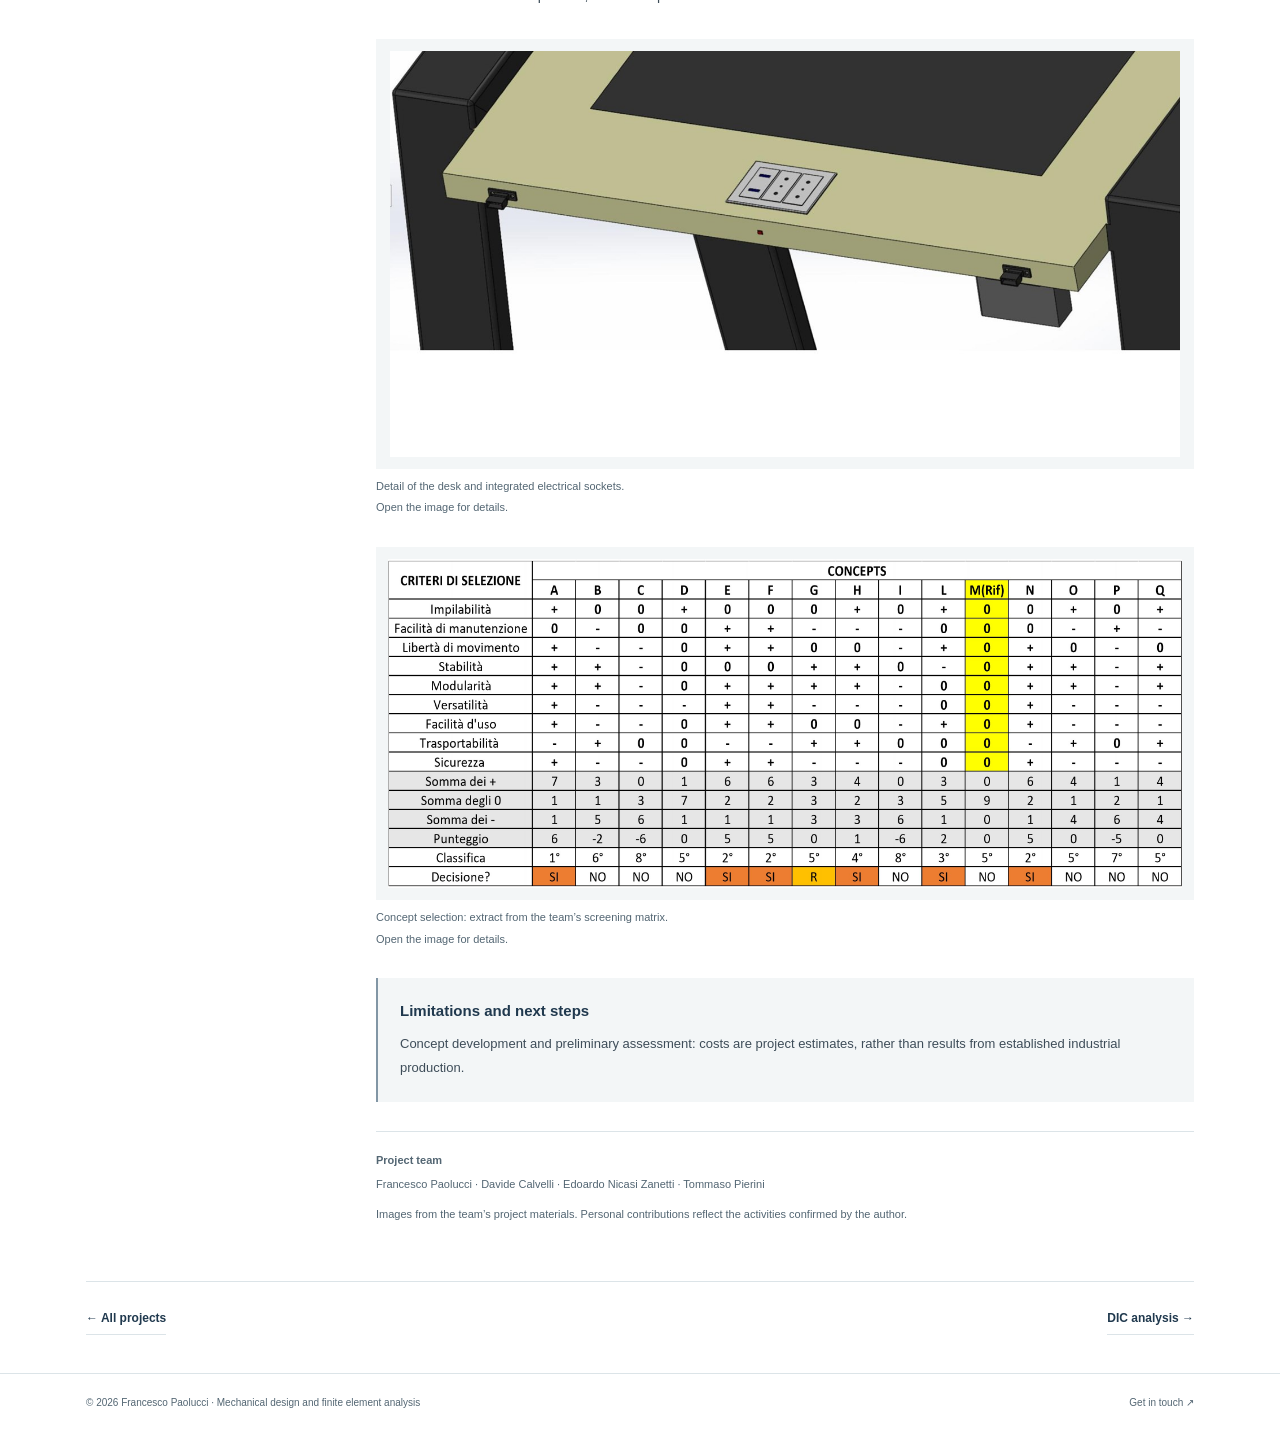
<file: progetti/post-tech.html>
<!doctype html>
<html lang="it"><head><meta charset="utf-8"><meta name="viewport" content="width=device-width,initial-scale=1"><title>POST TECH | Francesco Paolucci</title><meta name="description" content="Definizione delle specifiche, selezione del concept, modellazione dell’assieme e valutazione preliminare dei costi di produzione."><meta name="theme-color" content="#ffffff"><link rel="icon" href="../assets/favicon.svg" type="image/svg+xml"><link rel="stylesheet" href="../assets/style.css?v=20261102-final"><script src="../assets/app.js?v=20261102-final" defer></script></head><body><a class="skip" href="#contenuto">Vai al contenuto</a><header class="site-header"><div class="wrap header-inner"><a class="wordmark" href="../index.html"><span class="mark" aria-hidden="true">FP</span><span>Francesco Paolucci<small>Portfolio di ingegneria</small></span></a><nav class="nav" aria-label="Navigazione principale"><a href="../index.html#progetti">Progetti</a><a href="../index.html#competenze">Competenze</a><a href="../index.html#contatti">Contatti</a><button class="language-toggle" type="button" data-language-toggle hidden>English</button></nav></div></header><main class="wrap" id="contenuto"><div class="breadcrumb"><a href="../index.html#progetti">← Tutti i progetti</a><span>/ 03</span></div><section class="project-top"><p class="eyebrow">Progettazione · A.A. 2025/2026</p><h1>POST TECH</h1><p class="project-subtitle">Sviluppo di una postazione modulare elettrificata</p><div class="project-intro"><div class="tags"><span>SolidWorks</span><span>QFD</span><span>Concept screening</span><span>Analisi dei costi</span></div><a class="download" href="../schede/post-tech.pdf" data-brief="post-tech" download>Scarica la scheda PDF ↓</a></div></section><figure class="project-figure "><img src="../assets/images/post-tech.jpg" alt="Modello CAD della postazione con sedia regolabile e banco indipendente elettrificato" width="1100" height="500"><figcaption>Rappresentazione CAD del concept: seduta regolabile e banco indipendente.</figcaption></figure><div class="project-body"><aside class="project-aside"><p class="metric">119 €</p><p class="metric-description">costo unitario stimato nello scenario di serie</p><dl><dt>Contesto</dt><dd>Sviluppo prodotto</dd><dt>Gruppo</dt><dd>4 persone</dd><dt>Metodi</dt><dd>Sviluppo prodotto · House of Quality · Selezione dei concept · Costo di prodotto</dd></dl></aside><article><section class="article-section contribution"><h2>Il mio contributo</h2><p>Ho partecipato direttamente a tutte le fasi insieme al gruppo: requisiti, questionario, QFD, concept, CAD e valutazioni economiche. Abbiamo lavorato attraverso brainstorming e sviluppo congiunto, senza suddividere le attività in incarichi individuali.</p></section><section class="article-section "><h2>La sfida progettuale</h2><p>Sviluppare un&#39;alternativa alle sedute con tavolino integrato, con attenzione a ergonomia, modularità, alimentazione elettrica e libertà di movimento.</p></section><section class="article-section "><h2>Metodo e decisioni</h2><div class="decision"><span class="decision-number">01</span><div><h3>Dai bisogni alle specifiche</h3><p>Il gruppo ha collegato questionario e bisogni alle metriche di progetto attraverso la House of Quality.</p></div></div><div class="decision"><span class="decision-number">02</span><div><h3>Selezionare un concept</h3><p>Brainstorming, screening e scoring hanno guidato la scelta di una seduta regolabile con banco indipendente, poi sviluppata in CAD.</p></div></div><ul class="activities"><li>Raccolta e classificazione dei bisogni, definizione delle metriche e delle specifiche obiettivo tramite House of Quality.</li><li>Generazione di soluzioni e selezione mediante concept screening e scoring; definizione di architettura e interfacce.</li><li>Rappresentazione dell&#39;assieme in SolidWorks e stima dei costi di componenti, lavorazioni e assemblaggio.</li></ul></section><section class="article-section "><h2>Risultati</h2><p>Il concept selezionato prevede banco indipendente, seduta regolabile, collegamenti fra unità e accessori modulari. La stima complessiva iniziale è di 170 euro per unità; lo scenario di produzione in serie ipotizza una riduzione del 30%, fino a 119 euro.</p></section><figure class="secondary-figure"><a href="../assets/images/post-tech-dettaglio.jpg" target="_blank" rel="noopener noreferrer"><img src="../assets/images/post-tech-dettaglio.jpg" alt="Dettaglio del banco e dell&#39;integrazione delle prese elettriche." loading="lazy" width="1100" height="700"></a><figcaption>Dettaglio del banco e dell&#39;integrazione delle prese elettriche. <span class="figure-hint">Apri l’immagine per i dettagli.</span></figcaption></figure><figure class="secondary-figure"><a href="../assets/images/post-tech-concept.jpg" target="_blank" rel="noopener noreferrer"><img src="../assets/images/post-tech-concept.jpg" alt="Selezione dei concept: estratto della matrice di screening del gruppo." loading="lazy" width="1100" height="700"></a><figcaption>Selezione dei concept: estratto della matrice di screening del gruppo. <span class="figure-hint">Apri l’immagine per i dettagli.</span></figcaption></figure><section class="article-section scope-note"><h2>Limiti e sviluppi</h2><p>Sviluppo concettuale e valutazione preliminare: i costi sono stime di progetto e non risultati di una produzione industriale avviata.</p></section><div class="credits"><strong>Gruppo di lavoro</strong>Francesco Paolucci · Davide Calvelli · Edoardo Nicasi Zanetti · Tommaso Pierini<p>Immagini tratte dagli elaborati del team. I contributi personali sono riportati sulla base delle attività confermate dall’autore.</p></div></article></div><div class="project-bottom"><a class="text-link" href="../index.html#progetti">← Tutti i progetti</a><a class="text-link" href="analisi-dic.html">Analisi DIC →</a></div></main><footer class="site-footer"><div class="wrap footer-inner"><p>© 2026 Francesco Paolucci · Progettazione meccanica e analisi FEM</p><a href="mailto:francesco.paolucci412@gmail.com">Scrivimi ↗</a></div></footer></body></html>
</file>
<file: assets/style.css>
:root{--paper:#fff;--ink:#23394d;--muted:#53616e;--line:#dbe1e6;--accent:#2f596d;--soft:#f4f6f8;--max:1120px}*{box-sizing:border-box}html{scroll-behavior:smooth;scroll-padding-top:30px}body{margin:0;background:var(--paper);color:var(--ink);font-family:"Segoe UI",Arial,sans-serif;font-size:16px;line-height:1.65;-webkit-font-smoothing:antialiased}a{color:inherit;text-underline-offset:4px;text-decoration-thickness:1px}button{font:inherit}img{display:block;max-width:100%;height:auto}::selection{background:#dce7ef}:focus-visible{outline:3px solid var(--accent);outline-offset:5px}.wrap{max-width:var(--max);padding:0 36px;margin:auto}.skip{position:fixed;z-index:100;top:10px;left:10px;padding:10px;background:white;transform:translateY(-180%)}.skip:focus{transform:none}.site-header{border-bottom:1px solid var(--line)}.header-inner{min-height:86px;display:flex;align-items:center;justify-content:space-between;gap:30px}.wordmark{display:flex;align-items:center;gap:13px;text-decoration:none;line-height:1.25;font-size:15px;font-weight:600}.mark{width:36px;height:36px;border:1px solid var(--ink);display:grid;place-items:center;font-size:12px;font-weight:600;letter-spacing:.5px}.wordmark small{display:block;font-weight:400;color:var(--muted);font-size:10px;letter-spacing:1.1px;text-transform:uppercase;margin-top:5px}.nav{display:flex;gap:32px;font-size:13px}.nav a{text-decoration:none}.nav a:hover,.card-link:hover h3,.text-link:hover{color:var(--accent);text-decoration:underline}.eyebrow{font-size:10px;font-weight:600;letter-spacing:1.5px;text-transform:uppercase;color:var(--muted);margin:0 0 15px}.hero{display:grid;grid-template-columns:1.2fr 1fr;gap:60px;align-items:center;padding:65px 0 52px}.hero h1{font-size:clamp(37px,4vw,53px);font-weight:550;line-height:1.13;letter-spacing:-1.5px;margin:0 0 19px;max-width:490px}.hero-copy{font-size:18px;line-height:1.7;max-width:470px;margin:0 0 20px;color:#3e4f5e}.availability{font-size:13px;color:var(--muted);margin:0 0 27px}.text-link{display:inline-flex;align-items:center;gap:17px;font-size:12px;text-decoration:none;border-bottom:1px solid var(--line);padding-bottom:5px;font-weight:550}.hero-visual{margin:0}.hero-img{width:100%;height:220px;object-fit:contain;background:var(--soft);padding:16px}.visual-label{display:flex;justify-content:space-between;gap:20px;border-top:1px solid var(--line);padding-top:13px;margin-top:16px;font-size:10px;line-height:1.6;color:var(--muted)}.visual-label a{text-decoration:none}.visual-label strong{font-weight:600}.overview{display:grid;grid-template-columns:220px 1fr;gap:35px;border-top:1px solid var(--line);border-bottom:1px solid var(--line);padding:25px 0;margin-bottom:48px}.overview h2{font-size:16px;line-height:1.5;font-weight:600;margin:0}.overview p{font-size:14px;line-height:1.8;margin:0;max-width:710px;color:var(--muted)}.section-head{display:flex;align-items:center;justify-content:space-between;gap:25px;margin-bottom:20px}.section-head h2,.journey h2,.contact h2{font-size:27px;line-height:1.3;font-weight:550;letter-spacing:-.55px;margin:0}.count{font-size:11px;letter-spacing:0;font-weight:400;margin-left:12px;color:var(--muted);vertical-align:middle}.filters{display:flex;gap:23px;flex-wrap:wrap}.filter{font-size:12px;color:var(--muted);padding:4px 0;border:0;border-bottom:1px solid transparent;background:transparent;cursor:pointer}.filter[aria-pressed=true]{color:var(--ink);border-bottom-color:var(--ink);font-weight:600}.project-grid{display:block}.project-card{border-top:1px solid var(--line);padding:30px 0}.project-card:last-child{border-bottom:1px solid var(--line)}.project-card[hidden]{display:none}.card-link{display:grid;grid-template-columns:290px 1fr;gap:38px;align-items:center;text-decoration:none}.card-image{position:relative;background:var(--soft);height:205px;overflow:hidden}.card-image img{width:100%;height:100%;object-fit:contain;padding:13px;mix-blend-mode:multiply}.project-card[data-id=analisi-dic] .card-image img,.project-card[data-id=hackcortona] .card-image img{padding:0;object-fit:contain;mix-blend-mode:normal}.card-number{position:absolute;left:9px;top:7px;background:#ffffffed;padding:1px 5px;font-size:10px;color:var(--muted)}.card-meta{display:flex;justify-content:space-between;gap:15px;font-size:10px;text-transform:uppercase;letter-spacing:.7px;color:var(--muted);margin:0 0 10px}.card-title{display:flex;justify-content:space-between;gap:15px}.card-title h3{font-size:22px;font-weight:550;line-height:1.3;letter-spacing:-.3px;margin:0}.card-arrow{font-size:17px;font-weight:400}.project-card p{font-size:14px;line-height:1.75;color:var(--muted);margin:10px 0 12px;max-width:610px}.card-tags{font-size:11px;color:var(--muted)}.method{display:grid;grid-template-columns:220px 1fr;gap:35px;padding:45px 0;border-bottom:1px solid var(--line)}.method h2{font-size:20px;line-height:1.4;font-weight:550;margin:0}.method-list{display:grid;grid-template-columns:1fr 1fr;gap:35px}.method-list h3{font-size:14px;margin:0 0 8px;font-weight:600}.method-list p{font-size:13px;color:var(--muted);line-height:1.8;margin:0}.journey{display:grid;grid-template-columns:220px 1fr;gap:35px;padding:45px 0;border-bottom:1px solid var(--line)}.journey h2{font-size:23px;line-height:1.4}.timeline{margin:0}.timeline div{display:grid;grid-template-columns:112px 1fr;gap:20px;padding:17px 0;border-top:1px solid var(--line)}.timeline dt{font-size:11px;color:var(--muted)}.timeline dd{margin:0;font-size:14px}.timeline dd strong{font-weight:550;display:block}.timeline dd span{font-size:12px;color:var(--muted);display:block;margin-top:3px}.contact{padding:47px 0 50px;display:grid;grid-template-columns:1fr 1fr;gap:50px;align-items:center}.contact p{max-width:450px;font-size:14px;color:var(--muted)}.contact-links{display:flex;flex-direction:column;align-items:flex-start;gap:15px;justify-self:end}.site-footer{border-top:1px solid var(--line);padding:21px 0 26px;font-size:10px;color:var(--muted)}.footer-inner{display:flex;justify-content:space-between;gap:25px}.footer-inner p{margin:0}.footer-inner a{text-decoration:none}.breadcrumb{font-size:12px;color:var(--muted);padding:28px 0 14px}.breadcrumb a{text-decoration:none}.project-top{padding:20px 0 32px}.project-top .eyebrow{margin-bottom:13px}.project-top h1{font-size:clamp(32px,4.5vw,49px);font-weight:550;line-height:1.15;letter-spacing:-1px;margin:0 0 14px}.project-subtitle{font-size:20px;line-height:1.4;color:var(--muted);margin:0 0 25px}.project-intro{display:flex;align-items:center;justify-content:space-between;gap:25px}.tags{display:flex;gap:10px 20px;flex-wrap:wrap;color:var(--muted);font-size:11px}.download{font-size:12px;white-space:nowrap;background:var(--ink);color:white;text-decoration:none;padding:12px 18px}.download:hover{background:var(--accent)}.project-figure{margin:0;background:var(--soft)}.project-figure img{width:100%;height:370px;object-fit:contain;padding:20px;mix-blend-mode:multiply}.project-figure.photo img{padding:0;mix-blend-mode:normal}.project-figure figcaption{font-size:11px;color:var(--muted);padding:11px 0;background:var(--paper);border-top:1px solid var(--line)}.project-body{display:grid;grid-template-columns:245px 1fr;gap:58px;padding:38px 0 45px}.project-aside .metric{font-size:31px;line-height:1.2;font-weight:550;letter-spacing:-.6px;color:var(--ink);margin:0 0 9px}.metric-description{font-size:12px;color:var(--muted);margin:0 0 25px}.project-aside dl{font-size:12px;border-top:1px solid var(--line)}.project-aside dt{font-weight:600;margin-top:15px}.project-aside dd{margin:5px 0 18px;color:var(--muted)}.article-section{margin-bottom:29px}.article-section h2{font-size:20px;line-height:1.4;font-weight:550;margin:0 0 11px}.article-section p,.article-section li{font-size:14px;line-height:1.85;color:#3e4d59}.article-section p{margin:0}.article-section ul{margin:0;padding-left:19px}.article-section li+li{margin-top:8px}.scope-note{padding:18px 21px;background:var(--soft);border-left:2px solid #8296a5}.scope-note h2{font-size:15px}.scope-note p{font-size:13px}.credits{font-size:11px;color:var(--muted);padding-top:19px;border-top:1px solid var(--line);line-height:1.8}.credits strong{display:block;font-weight:600;margin-bottom:4px}.secondary-figure{margin:30px 0}.secondary-figure img{width:100%;max-height:370px;object-fit:contain;background:var(--soft)}.secondary-figure figcaption{font-size:11px;color:var(--muted);margin-top:8px}.project-bottom{border-top:1px solid var(--line);padding:27px 0 38px;display:flex;justify-content:space-between;gap:25px}.project-flow{display:grid;grid-template-columns:repeat(4,1fr);gap:14px;margin:25px 0}.project-flow div{border-top:1px solid var(--line);padding-top:11px;font-size:11px;color:var(--muted)}.project-flow b{display:block;font-size:12px;color:var(--ink);margin:5px 0}.project-flow span{font-size:10px}.no-results{color:var(--muted)}
@media(max-width:900px){.wrap{padding:0 26px}.hero{gap:30px;padding-top:45px}.hero h1{font-size:41px}.hero-copy{font-size:16px}.card-link{grid-template-columns:230px 1fr;gap:25px}.card-image{height:190px}.overview,.journey,.method{grid-template-columns:180px 1fr;gap:25px}.method-list{gap:24px}.project-body{grid-template-columns:200px 1fr;gap:32px}.project-figure img{height:330px}.contact{gap:30px}.contact-links{max-width:100%}.contact-links a{overflow-wrap:anywhere}.timeline div{grid-template-columns:85px 1fr;gap:15px}}
@media(max-width:640px){.wrap{padding:0 21px}.header-inner{min-height:110px;flex-wrap:wrap;gap:14px;padding-top:18px;padding-bottom:16px}.wordmark{font-size:14px}.nav{width:100%;justify-content:space-between;font-size:12px;gap:18px}.hero{grid-template-columns:1fr;gap:27px;padding:37px 0 28px}.hero h1{font-size:39px;letter-spacing:-1px}.hero-copy{font-size:17px;line-height:1.65}.hero-img{height:185px;padding:10px}.hero-visual{margin-top:0}.visual-label{font-size:10px;gap:15px}.overview,.method,.journey{grid-template-columns:1fr;gap:18px}.overview{padding:23px 0;margin-bottom:30px}.overview p{font-size:14px}.section-head{align-items:start;flex-direction:column;gap:18px}.section-head h2,.contact h2{font-size:25px}.filters{gap:23px}.project-card{padding:24px 0}.card-link{grid-template-columns:1fr;gap:18px}.card-image{height:215px}.card-title h3{font-size:22px}.card-meta{font-size:10px}.project-card p{font-size:14px}.method{padding:30px 0}.method-list{grid-template-columns:1fr;gap:21px}.method h2{font-size:20px}.journey{padding:30px 0}.journey h2{font-size:22px}.timeline div{grid-template-columns:80px 1fr;gap:14px}.contact{padding:33px 0;grid-template-columns:1fr;gap:15px}.contact-links{justify-self:start}.contact-links a{font-size:12px}.footer-inner{flex-direction:column;gap:10px}.project-top{padding:15px 0 25px}.project-top h1{font-size:34px;letter-spacing:-.7px}.project-subtitle{font-size:18px}.project-intro{align-items:start;flex-direction:column;gap:20px}.project-figure img{height:265px;padding:12px}.project-body{grid-template-columns:1fr;gap:19px;padding-top:27px}.project-aside .metric{font-size:29px}.project-aside dl{display:grid;grid-template-columns:1fr 1fr;column-gap:23px}.project-aside dt{grid-row:1}.project-aside dd{grid-row:2}.project-aside dt:nth-of-type(3){grid-row:3;grid-column:1/-1}.project-aside dd:nth-of-type(3){grid-row:4;grid-column:1/-1}.article-section h2{font-size:19px}.article-section p,.article-section li{font-size:14px}.project-flow{grid-template-columns:1fr 1fr}.project-bottom{flex-direction:column;align-items:start;gap:18px}}
@media(prefers-reduced-motion:reduce){html{scroll-behavior:auto}*{transition:none!important}}
@media print{body{background:white}.site-header,.site-footer,.download,.project-bottom,.filters{display:none}.wrap{max-width:none;padding:0}.project-body{display:block}.project-figure img{height:220px}.article-section{break-inside:avoid}a{text-decoration:none}.project-card{break-inside:avoid}.hero{padding:20px 0}.contact-links{display:block}}

.sr-only{position:absolute;width:1px;height:1px;padding:0;margin:-1px;overflow:hidden;clip:rect(0,0,0,0);white-space:nowrap;border:0}

/* Portfolio revision: mechanical design and FEA, November 2026. */
:root{--max:1180px;--ink:#20394e;--accent:#275a73;--muted:#536673;--soft:#f3f6f7;--line:#dce4e8}
[hidden]{display:none!important}
.header-inner{min-height:88px}.nav{align-items:center;gap:28px}.language-toggle{font:inherit;font-size:12px;color:var(--ink);background:white;border:1px solid #bccbd3;padding:8px 11px;cursor:pointer;border-radius:3px;white-space:nowrap}.language-toggle:hover{background:var(--soft)}
.hero{grid-template-columns:1.15fr 1fr;gap:54px;padding:54px 0 46px}.hero h1{font-size:clamp(35px,4vw,50px);max-width:none;margin-bottom:15px}.hero-copy{font-size:25px;line-height:1.35;letter-spacing:-.5px;color:var(--ink);max-width:460px;margin:0 0 17px}.hero-profile{max-width:500px;font-size:15px;color:var(--muted);line-height:1.8;margin:0 0 23px}.hero-actions{display:flex;gap:24px;align-items:center}.primary-link{display:inline-flex;gap:18px;align-items:center;background:var(--ink);color:white;padding:12px 18px;text-decoration:none;font-size:12px;font-weight:600}.primary-link:hover{background:var(--accent)}.availability{font-size:11px;line-height:1.6;margin:18px 0 0;max-width:440px}.hero-img{height:285px;padding:20px}.hero-visual{margin:0}.visual-label{font-size:11px;align-items:start}.visual-label a{font-weight:600}
#progetti{border-top:1px solid var(--line);padding-top:33px}.section-head h2{font-size:26px}.section-head .eyebrow{margin-bottom:8px}.section-head{align-items:end;margin-bottom:23px}.filters{gap:20px}.filter{padding:8px 0;font-size:12px;min-height:36px}
.project-grid{display:grid;grid-template-columns:1fr 1fr;column-gap:30px}.project-card{grid-column:1/-1;padding:27px 0}.project-card.featured{grid-column:auto;border-top:0;padding:0 0 30px}.featured .card-link{display:block}.featured .card-image{height:245px}.featured .card-copy{padding-top:20px}.featured .card-title h3{font-size:24px}.featured .card-meta{margin-bottom:12px}.featured p{min-height:74px}.card-image img{padding:18px}.card-number{font-size:11px;padding:2px 6px}.card-tags{font-size:11px}.card-meta{font-size:10px}.card-copy p{line-height:1.75}.card-link{grid-template-columns:270px 1fr;gap:35px}.card-image{height:185px}.card-link:hover .card-image{background:#eaf0f3}.card-link:focus-visible{outline-offset:8px}
.skills-section{padding:42px 0;border-bottom:1px solid var(--line)}.skill-grid{display:grid;grid-template-columns:repeat(3,1fr);gap:32px}.skill-grid article{border-top:2px solid #b5cad6;padding-top:17px}.skill-grid h3{font-size:17px;line-height:1.5;margin:0 0 12px;font-weight:600}.skill-grid p{font-size:13px;color:var(--muted);line-height:1.8}.skill-grid .skill-tools{font-size:11px;color:var(--ink)}.skill-grid .text-link{margin-top:6px}.journey{grid-template-columns:245px 1fr;padding:40px 0}.contact{padding:42px 0}.contact h2{font-size:28px}
.project-top{max-width:960px}.project-top h1{font-size:clamp(34px,4vw,50px)}.project-figure img{height:340px}.project-body{grid-template-columns:230px 1fr;gap:60px;padding-top:35px}.project-aside{align-self:start}.project-aside .metric{font-size:34px}.project-aside dt{font-size:11px}.contribution{background:#eef4f7;padding:24px 26px;border-left:3px solid var(--accent);margin-bottom:33px}.contribution h2{font-size:18px}.contribution p{font-size:15px;line-height:1.8}.decision{display:grid;grid-template-columns:30px 1fr;gap:12px;padding:15px 0;border-top:1px solid var(--line)}.decision-number{font-size:11px;color:var(--muted);padding-top:2px}.decision h3{font-size:15px;margin:0 0 8px;font-weight:600}.decision p{font-size:14px}.activities{margin-top:17px!important}.secondary-figure img{max-height:430px;padding:12px}.secondary-figure a{display:block}.secondary-figure a:focus-visible{outline-offset:3px}.figure-hint{display:block;margin-top:3px}.result-comparison{display:flex;gap:24px;align-items:center;padding:22px 0;margin:0 0 25px;border-top:1px solid var(--line);border-bottom:1px solid var(--line)}.result-comparison div{display:flex;flex-direction:column;gap:7px}.result-comparison div span{font-size:11px;color:var(--muted)}.result-comparison strong{font-size:23px;font-weight:600}.scope-note{padding:22px}.credits{font-size:11px}.error-page{padding-top:80px;padding-bottom:100px;min-height:65vh}.error-page h1{font-size:40px}.error-page p{margin-bottom:25px}
@media(max-width:900px){.hero{gap:28px}.hero h1{font-size:38px}.hero-copy{font-size:22px}.hero-img{height:240px}.featured .card-image{height:210px}.featured .card-title h3{font-size:21px}.featured p{min-height:98px}.card-link{grid-template-columns:220px 1fr;gap:25px}.skill-grid{gap:22px}.project-body{grid-template-columns:190px 1fr;gap:28px}.journey{grid-template-columns:190px 1fr}.contribution{padding:20px}.project-figure img{height:310px}}
@media(max-width:640px){.wrap{padding-left:22px;padding-right:22px}.header-inner{padding-top:17px;padding-bottom:15px;min-height:108px}.nav{gap:14px;justify-content:space-between;flex-wrap:wrap;align-items:center}.nav a{font-size:12px}.language-toggle{font-size:11px;padding:8px 10px}.hero{grid-template-columns:1fr;padding:30px 0 31px;gap:25px}.hero h1{font-size:36px;letter-spacing:-1.1px}.hero .eyebrow{font-size:9px;letter-spacing:1.2px}.hero-copy{font-size:24px;max-width:340px}.hero-profile{font-size:14px;margin-bottom:20px}.hero-img{height:190px;padding:13px}.hero-actions{gap:22px}.availability{font-size:10px;margin-top:14px}.visual-label{font-size:10px;gap:14px}.section-head h2{font-size:25px}.section-head{align-items:start;gap:16px}.project-grid{grid-template-columns:1fr;gap:0}.project-card.featured{grid-column:1;padding:0 0 25px}.featured+.featured{border-top:1px solid var(--line);padding-top:25px}.featured .card-image{height:220px}.featured .card-copy{padding-top:17px}.featured .card-title h3,.card-title h3{font-size:23px}.featured p{min-height:0}.card-link{grid-template-columns:1fr;gap:17px}.card-image{height:205px}.filters{gap:22px}.skill-grid{grid-template-columns:1fr;gap:25px}.skills-section{padding:32px 0}.skill-grid h3{font-size:18px}.journey{grid-template-columns:1fr;padding:32px 0}.contact h2{font-size:27px}.contact{padding:33px 0}.project-top h1{font-size:34px}.project-figure img{height:245px}.project-body{grid-template-columns:1fr;gap:18px}.project-aside dl{display:block}.project-aside dt{margin-top:10px}.project-aside dd{margin-bottom:10px}.project-aside .metric{font-size:31px}.project-aside dl{display:grid;grid-template-columns:1fr 1fr;column-gap:20px}.project-aside dt:nth-of-type(3){grid-row:3}.project-aside dd:nth-of-type(3){grid-row:4}.contribution{padding:20px;margin-top:5px}.contribution p{font-size:14px}.decision{gap:8px;grid-template-columns:26px 1fr}.result-comparison{gap:16px;justify-content:space-between}.result-comparison strong{font-size:21px}.result-comparison div span{font-size:10px}.secondary-figure img{padding:7px;max-height:330px}.download{white-space:normal;line-height:1.5}.project-subtitle{font-size:19px}.project-bottom{align-items:flex-start}}
@media print{.hero-actions,.language-toggle,.figure-hint{display:none}.project-grid,.skill-grid{display:block}.featured p{min-height:0}.contribution{background:white;padding:10px;border-left:2px solid #777}.project-body{display:block}}
.project-grid[data-filtered=true] .featured{grid-column:1/-1;border-top:1px solid var(--line);padding:27px 0}.project-grid[data-filtered=true] .featured .card-link{display:grid}.project-grid[data-filtered=true] .featured .card-copy{padding-top:0}.project-grid[data-filtered=true] .featured p{min-height:0}.project-grid[data-filtered=true] .featured .card-image{height:185px}
@media(max-width:640px){.project-grid[data-filtered=true] .featured .card-image{height:205px}.project-grid[data-filtered=true] .featured .card-link{gap:17px}}
</file>
